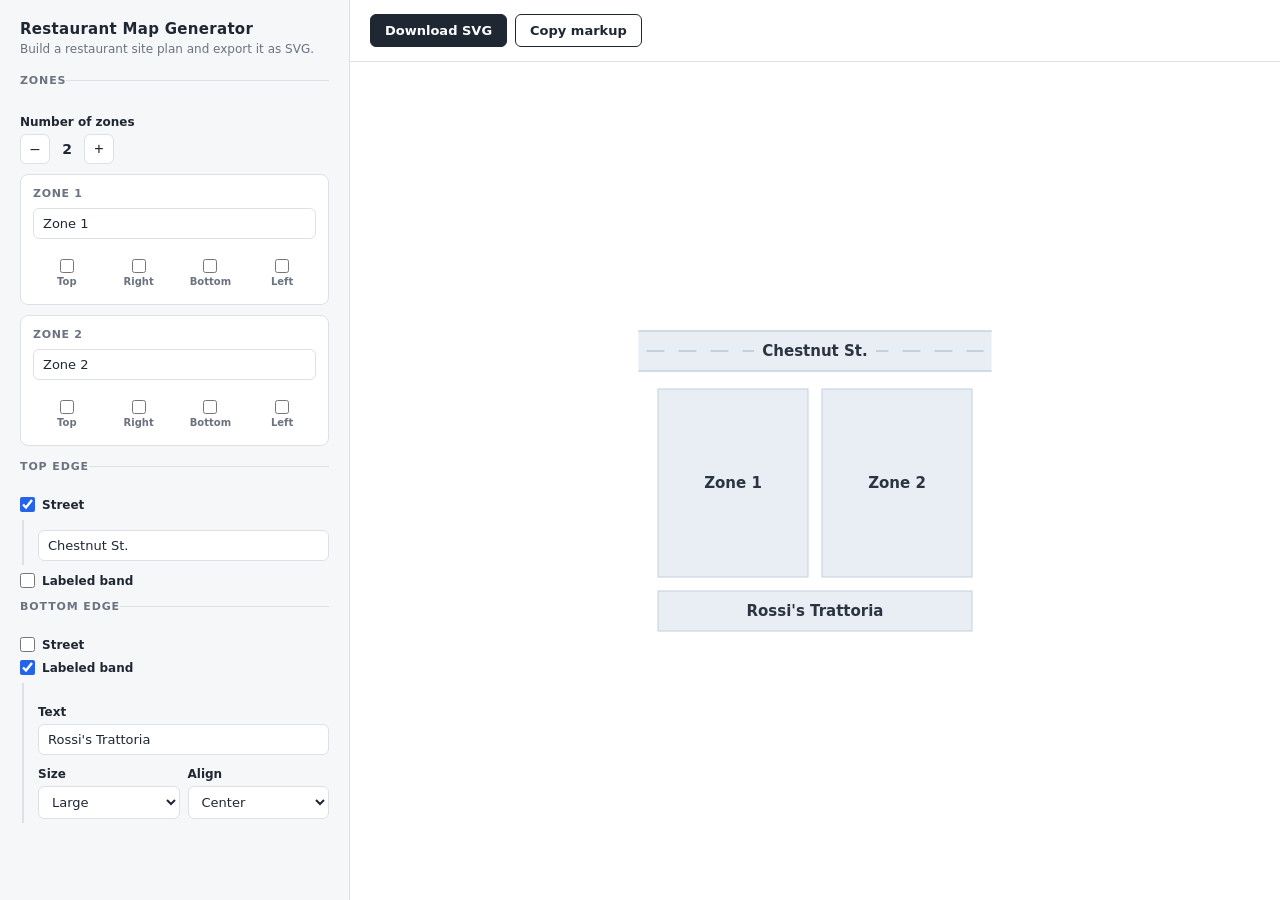
<file: index.html>
<!DOCTYPE html>
<html lang="en">
<head>
<meta charset="UTF-8">
<meta name="viewport" content="width=device-width, initial-scale=1.0">
<title>Restaurant Map Generator</title>
<style>
  :root {
    --ink: #1f2733;
    --accent: #2563eb;
    --panel: #f6f7f9;
    --panel-line: #dde1e7;
    --muted: #6b7280;
    --bg: #ffffff;
  }
  * { box-sizing: border-box; }
  body {
    margin: 0;
    font-family: ui-sans-serif, system-ui, -apple-system, "Segoe UI", Roboto, sans-serif;
    color: var(--ink);
    background: var(--bg);
    display: grid;
    grid-template-columns: 350px 1fr;
    height: 100vh;
  }
  .panel { background: var(--panel); border-right: 1px solid var(--panel-line); padding: 20px; overflow-y: auto; }
  .panel h1 { font-size: 15px; font-weight: 700; letter-spacing: 0.02em; margin: 0 0 4px; }
  .panel .sub { font-size: 12px; color: var(--muted); margin: 0 0 18px; }
  fieldset { border: none; border-top: 1px solid var(--panel-line); padding: 16px 0 4px; margin: 0; }
  legend { font-size: 11px; font-weight: 700; text-transform: uppercase; letter-spacing: 0.08em; color: var(--muted); padding: 0; }
  label { display: block; font-size: 12px; font-weight: 600; margin: 12px 0 5px; }
  input[type="text"], select {
    width: 100%; padding: 7px 9px; font-size: 13px; font-family: inherit;
    border: 1px solid var(--panel-line); border-radius: 6px; background: #fff; color: var(--ink);
  }
  input[type="text"]:focus, select:focus { outline: 2px solid var(--accent); outline-offset: -1px; border-color: var(--accent); }
  .row { display: flex; gap: 8px; }
  .row > * { flex: 1; }
  .check { display: flex; align-items: center; gap: 7px; font-size: 12px; font-weight: 600; margin: 8px 0; cursor: pointer; }
  .check input { width: 15px; height: 15px; accent-color: var(--accent); margin: 0; cursor: pointer; }
  .subgroup { padding: 10px 0 4px 14px; border-left: 2px solid var(--panel-line); margin: 4px 0 8px 2px; }
  .zonecard { background: #fff; border: 1px solid var(--panel-line); border-radius: 8px; padding: 12px; margin: 10px 0; }
  .zonecard .ztitle { font-size: 11px; font-weight: 700; text-transform: uppercase; letter-spacing: 0.06em; color: var(--muted); margin-bottom: 8px; }
  .walls { display: grid; grid-template-columns: repeat(4, 1fr); gap: 4px; margin-top: 8px; }
  .walls .wall { display: flex; flex-direction: column; align-items: center; gap: 3px; font-size: 10px; font-weight: 600; color: var(--muted); cursor: pointer; }
  .walls .wall input { width: 14px; height: 14px; accent-color: var(--accent); margin: 0; }
  .stepper { display: flex; align-items: center; gap: 8px; }
  .stepper button { width: 30px; height: 30px; border: 1px solid var(--panel-line); background: #fff; border-radius: 6px; font-size: 16px; cursor: pointer; color: var(--ink); }
  .stepper button:hover { background: var(--panel); }
  .stepper .count { font-size: 14px; font-weight: 700; min-width: 18px; text-align: center; }
  .stage { display: flex; flex-direction: column; height: 100vh; }
  .toolbar { display: flex; gap: 8px; padding: 14px 20px; border-bottom: 1px solid var(--panel-line); }
  .btn { padding: 8px 14px; font-size: 13px; font-weight: 600; font-family: inherit; border-radius: 6px; cursor: pointer; border: 1px solid var(--ink); background: var(--ink); color: #fff; }
  .btn.secondary { background: #fff; color: var(--ink); }
  .btn:hover { opacity: 0.88; }
  .canvas { flex: 1; display: flex; align-items: center; justify-content: center; padding: 32px; overflow: auto; background: #fff; }
  .canvas svg { max-width: 100%; max-height: 100%; }
  .toast { position: fixed; bottom: 20px; left: 50%; transform: translateX(-50%); background: var(--ink); color: #fff; font-size: 13px; padding: 9px 16px; border-radius: 8px; opacity: 0; transition: opacity 0.2s; pointer-events: none; }
  .toast.show { opacity: 1; }
</style>
</head>
<body>
<div class="panel">
  <h1>Restaurant Map Generator</h1>
  <p class="sub">Build a restaurant site plan and export it as SVG.</p>

  <fieldset>
    <legend>Zones</legend>
    <label>Number of zones</label>
    <div class="stepper">
      <button type="button" id="zoneMinus">–</button>
      <span class="count" id="zoneCount">2</span>
      <button type="button" id="zonePlus">+</button>
    </div>
    <div id="zoneList"></div>
  </fieldset>

  <fieldset>
    <legend>Top edge</legend>
    <label class="check"><input type="checkbox" id="topStreet"> Street</label>
    <div class="subgroup" id="topStreetGroup" hidden>
      <input type="text" id="topStreetName" placeholder="Street name">
    </div>
    <label class="check"><input type="checkbox" id="topBand"> Labeled band</label>
    <div class="subgroup" id="topBandGroup" hidden>
      <label>Text</label>
      <input type="text" id="topBandText" placeholder="e.g. Rossi's Trattoria or Entrance">
      <div class="row">
        <div>
          <label>Size</label>
          <select id="topBandSize">
            <option value="s">Small</option>
            <option value="m">Medium</option>
            <option value="l" selected>Large</option>
          </select>
        </div>
        <div>
          <label>Align</label>
          <select id="topBandAlign">
            <option value="start">Left</option>
            <option value="center" selected>Center</option>
            <option value="end">Right</option>
          </select>
        </div>
      </div>
    </div>
  </fieldset>

  <fieldset>
    <legend>Bottom edge</legend>
    <label class="check"><input type="checkbox" id="botStreet"> Street</label>
    <div class="subgroup" id="botStreetGroup" hidden>
      <input type="text" id="botStreetName" placeholder="Street name">
    </div>
    <label class="check"><input type="checkbox" id="botBand"> Labeled band</label>
    <div class="subgroup" id="botBandGroup" hidden>
      <label>Text</label>
      <input type="text" id="botBandText" placeholder="e.g. Rossi's Trattoria or Entrance">
      <div class="row">
        <div>
          <label>Size</label>
          <select id="botBandSize">
            <option value="s">Small</option>
            <option value="m">Medium</option>
            <option value="l" selected>Large</option>
          </select>
        </div>
        <div>
          <label>Align</label>
          <select id="botBandAlign">
            <option value="start">Left</option>
            <option value="center" selected>Center</option>
            <option value="end">Right</option>
          </select>
        </div>
      </div>
    </div>
  </fieldset>
</div>

<div class="stage">
  <div class="toolbar">
    <button class="btn" id="downloadBtn">Download SVG</button>
    <button class="btn secondary" id="copyBtn">Copy markup</button>
  </div>
  <div class="canvas" id="canvas"></div>
</div>

<div class="toast" id="toast"></div>

<script>
const MAX_ZONES = 4;
const state = {
  zoneCount: 2,
  zones: Array.from({length: 4}, (_, i) => ({
    label: "Zone " + (i+1),
    walls: { top: false, right: false, bottom: false, left: false }
  })),
};

// ---------- Zone list UI ----------
const zoneList = document.getElementById("zoneList");
function renderZoneList() {
  zoneList.innerHTML = "";
  for (let i = 0; i < state.zoneCount; i++) {
    const z = state.zones[i];
    const card = document.createElement("div");
    card.className = "zonecard";
    card.innerHTML = `
      <div class="ztitle">Zone ${i + 1}</div>
      <input type="text" data-zone="${i}" class="zlabel" value="${escAttr(z.label)}" placeholder="Zone label">
      <div class="walls">
        ${["top","right","bottom","left"].map(side => `
          <label class="wall">
            <input type="checkbox" data-zone="${i}" data-side="${side}" ${z.walls[side] ? "checked" : ""}>
            ${side[0].toUpperCase()+side.slice(1)}
          </label>`).join("")}
      </div>`;
    zoneList.appendChild(card);
  }
  zoneList.querySelectorAll(".zlabel").forEach(inp => {
    inp.addEventListener("input", e => { state.zones[+e.target.dataset.zone].label = e.target.value; render(); });
  });
  zoneList.querySelectorAll(".walls input").forEach(inp => {
    inp.addEventListener("change", e => {
      state.zones[+e.target.dataset.zone].walls[e.target.dataset.side] = e.target.checked;
      render();
    });
  });
}
document.getElementById("zonePlus").addEventListener("click", () => {
  if (state.zoneCount < MAX_ZONES) { state.zoneCount++; document.getElementById("zoneCount").textContent = state.zoneCount; renderZoneList(); render(); }
});
document.getElementById("zoneMinus").addEventListener("click", () => {
  if (state.zoneCount > 1) { state.zoneCount--; document.getElementById("zoneCount").textContent = state.zoneCount; renderZoneList(); render(); }
});

// ---------- Edge controls ----------
function bindToggle(checkId, groupId) {
  const cb = document.getElementById(checkId);
  const grp = document.getElementById(groupId);
  cb.addEventListener("change", () => { grp.hidden = !cb.checked; render(); });
}
["topStreet","topBand","botStreet","botBand"].forEach(id => bindToggle(id, id+"Group"));
document.querySelectorAll('.panel input[type="text"], .panel select').forEach(el => el.addEventListener("input", render));

function readEdge(p) {
  return {
    street: document.getElementById(p+"Street").checked,
    streetName: document.getElementById(p+"StreetName").value.trim(),
    band: document.getElementById(p+"Band").checked,
    bandText: document.getElementById(p+"BandText").value.trim(),
    bandSize: document.getElementById(p+"BandSize").value,
    bandAlign: document.getElementById(p+"BandAlign").value,
  };
}

// ---------- Geometry ----------
const G = {
  pad: 28,
  zoneW: 150,
  zoneH: 188,
  gutter: 14,        // whitespace between all cards
  bandH: 40,
  roadH: 40,
  roadGap: 18,       // gap between road and nearest card
  radius: 9,
};

function bandWidth(size, totalW) {
  if (size === "s") return Math.min(150, totalW);
  if (size === "m") return totalW * 0.55;
  return totalW;
}

function buildSVG() {
  const g = G;
  const top = readEdge("top");
  const bot = readEdge("bot");
  const n = state.zoneCount;
  const zones = state.zones.slice(0, n);

  const rowW = n * g.zoneW + (n - 1) * g.gutter;

  // vertical stack heights
  const topStreetBlk = top.street ? g.roadH + g.roadGap : 0;
  const topBandBlk   = top.band   ? g.bandH + g.gutter  : 0;
  const botBandBlk   = bot.band   ? g.gutter + g.bandH  : 0;
  const botStreetBlk = bot.street ? g.roadGap + g.roadH : 0;
  const topStack = topStreetBlk + topBandBlk;
  const botStack = botBandBlk + botStreetBlk;

  const svgW = rowW + g.pad * 2;
  const svgH = topStack + g.zoneH + botStack + g.pad * 2;
  const x0 = g.pad;
  const yZones = g.pad + topStack;

  const S = [];

  // ----- Zone cards (square) -----
  for (let i = 0; i < n; i++) {
    const zx = x0 + i * (g.zoneW + g.gutter);
    S.push(`<rect x="${zx}" y="${yZones}" width="${g.zoneW}" height="${g.zoneH}" class="zone"/>`);
  }
  // ----- Walls on card edges (square, full-length) -----
  for (let i = 0; i < n; i++) {
    const zx = x0 + i * (g.zoneW + g.gutter);
    const w = zones[i].walls;
    const L = zx, R = zx + g.zoneW, T = yZones, B = yZones + g.zoneH;
    if (w.top)    S.push(`<line x1="${L}" y1="${T}" x2="${R}" y2="${T}" class="wall"/>`);
    if (w.bottom) S.push(`<line x1="${L}" y1="${B}" x2="${R}" y2="${B}" class="wall"/>`);
    if (w.left)   S.push(`<line x1="${L}" y1="${T}" x2="${L}" y2="${B}" class="wall"/>`);
    if (w.right)  S.push(`<line x1="${R}" y1="${T}" x2="${R}" y2="${B}" class="wall"/>`);
  }
  // ----- Zone labels -----
  for (let i = 0; i < n; i++) {
    const zx = x0 + i * (g.zoneW + g.gutter);
    S.push(`<text x="${zx + g.zoneW/2}" y="${yZones + g.zoneH/2}" class="zlab" text-anchor="middle" dominant-baseline="central">${esc(zones[i].label)}</text>`);
  }

  // ----- Band card -----
  function drawBand(edge, bandY) {
    if (!edge.band) return;
    const bw = bandWidth(edge.bandSize, rowW);
    let bx;
    if (edge.bandAlign === "start") bx = x0;
    else if (edge.bandAlign === "end") bx = x0 + rowW - bw;
    else bx = x0 + (rowW - bw) / 2;
    S.push(`<rect x="${bx}" y="${bandY}" width="${bw}" height="${g.bandH}" class="band"/>`);
    if (edge.bandText) {
      const big = (edge.bandSize !== "s");
      S.push(`<text x="${bx + bw/2}" y="${bandY + g.bandH/2}" class="bandlab ${big ? 'big':'small'}" text-anchor="middle" dominant-baseline="central">${esc(edge.bandText)}</text>`);
    }
  }

  // ----- Road -----
  function drawRoad(edge, roadY) {
    if (!edge.street) return;
    const rx = g.pad * 0.3, rw = svgW - g.pad * 0.6, rh = g.roadH;
    const cy = roadY + rh/2;
    S.push(`<rect x="${rx}" y="${roadY}" width="${rw}" height="${rh}" class="road"/>`);
    S.push(`<line x1="${rx}" y1="${roadY}" x2="${rx+rw}" y2="${roadY}" class="road-edge"/>`);
    S.push(`<line x1="${rx}" y1="${roadY+rh}" x2="${rx+rw}" y2="${roadY+rh}" class="road-edge"/>`);
    S.push(`<line x1="${rx+8}" y1="${cy}" x2="${rx+rw-8}" y2="${cy}" class="road-center"/>`);
    if (edge.streetName) {
      const w = edge.streetName.length * 8 + 26;
      S.push(`<rect x="${svgW/2 - w/2}" y="${cy - 13}" width="${w}" height="26" class="road-plate"/>`);
      S.push(`<text x="${svgW/2}" y="${cy}" class="streetlab" text-anchor="middle" dominant-baseline="central">${esc(edge.streetName)}</text>`);
    }
  }

  // ----- Vertical placement (top-down) -----
  let y = g.pad;
  if (top.street) { drawRoad(top, y); y += g.roadH + g.roadGap; }
  if (top.band)   { drawBand(top, y); y += g.bandH + g.gutter; }
  // zones occupy [yZones, yZones+zoneH]
  y = yZones + g.zoneH;
  if (bot.band)   { y += g.gutter; drawBand(bot, y); y += g.bandH; }
  if (bot.street) { y += g.roadGap; drawRoad(bot, y); }

  const defs = `
    <defs>
      <style>
        text { font-family: ui-sans-serif, system-ui, -apple-system, "Segoe UI", Roboto, sans-serif; fill:#2b3442; }
        .zone { fill:#e9eef4; stroke:#c3d0e0; stroke-width:1; }
        .zlab { font-size:15px; font-weight:700; }
        .wall { stroke:#2b3442; stroke-width:4; stroke-linecap:square; fill:none; }
        .band { fill:#e9eef4; stroke:#c3d0e0; stroke-width:1; }
        .bandlab { fill:#2b3442; font-weight:700; }
        .bandlab.big { font-size:15px; }
        .bandlab.small { font-size:13px; }
        .road { fill:#e9eef4; }
        .road-edge { stroke:#c3d0e0; stroke-width:1.5; }
        .road-center { stroke:#c3d0e0; stroke-width:2; stroke-dasharray:18 14; stroke-linecap:butt; }
        .road-plate { fill:#e9eef4; }
        .streetlab { font-size:15px; font-weight:700; }
      </style>
    </defs>`;

  return `<svg xmlns="http://www.w3.org/2000/svg" viewBox="0 0 ${svgW} ${svgH}" width="${svgW}" height="${svgH}">${defs}<rect x="0" y="0" width="${svgW}" height="${svgH}" fill="#ffffff"/>${S.join("")}</svg>`;
}

// ---------- Render / export ----------
const canvas = document.getElementById("canvas");
let currentSVG = "";
function render() { currentSVG = buildSVG(); canvas.innerHTML = currentSVG; }

document.getElementById("downloadBtn").addEventListener("click", () => {
  const blob = new Blob([currentSVG], { type: "image/svg+xml" });
  const url = URL.createObjectURL(blob);
  const a = document.createElement("a"); a.href = url; a.download = "site-plan.svg";
  document.body.appendChild(a); a.click(); a.remove(); URL.revokeObjectURL(url);
  showToast("Downloaded site-plan.svg");
});
document.getElementById("copyBtn").addEventListener("click", async () => {
  try { await navigator.clipboard.writeText(currentSVG); showToast("SVG markup copied"); }
  catch { showToast("Copy failed — select and copy manually"); }
});

// ---------- Utils ----------
function esc(s){ return String(s).replace(/[&<>]/g, c => ({"&":"&amp;","<":"&lt;",">":"&gt;"}[c])); }
function escAttr(s){ return String(s).replace(/"/g,"&quot;"); }
let toastTimer;
function showToast(m){ const t=document.getElementById("toast"); t.textContent=m; t.classList.add("show"); clearTimeout(toastTimer); toastTimer=setTimeout(()=>t.classList.remove("show"),1800); }

// ---------- Seed ----------
document.getElementById("topStreet").checked = true;
document.getElementById("topStreetGroup").hidden = false;
document.getElementById("topStreetName").value = "Chestnut St.";
document.getElementById("botBand").checked = true;
document.getElementById("botBandGroup").hidden = false;
document.getElementById("botBandText").value = "Rossi's Trattoria";

renderZoneList();
render();
</script>
</body>
</html>
</file>
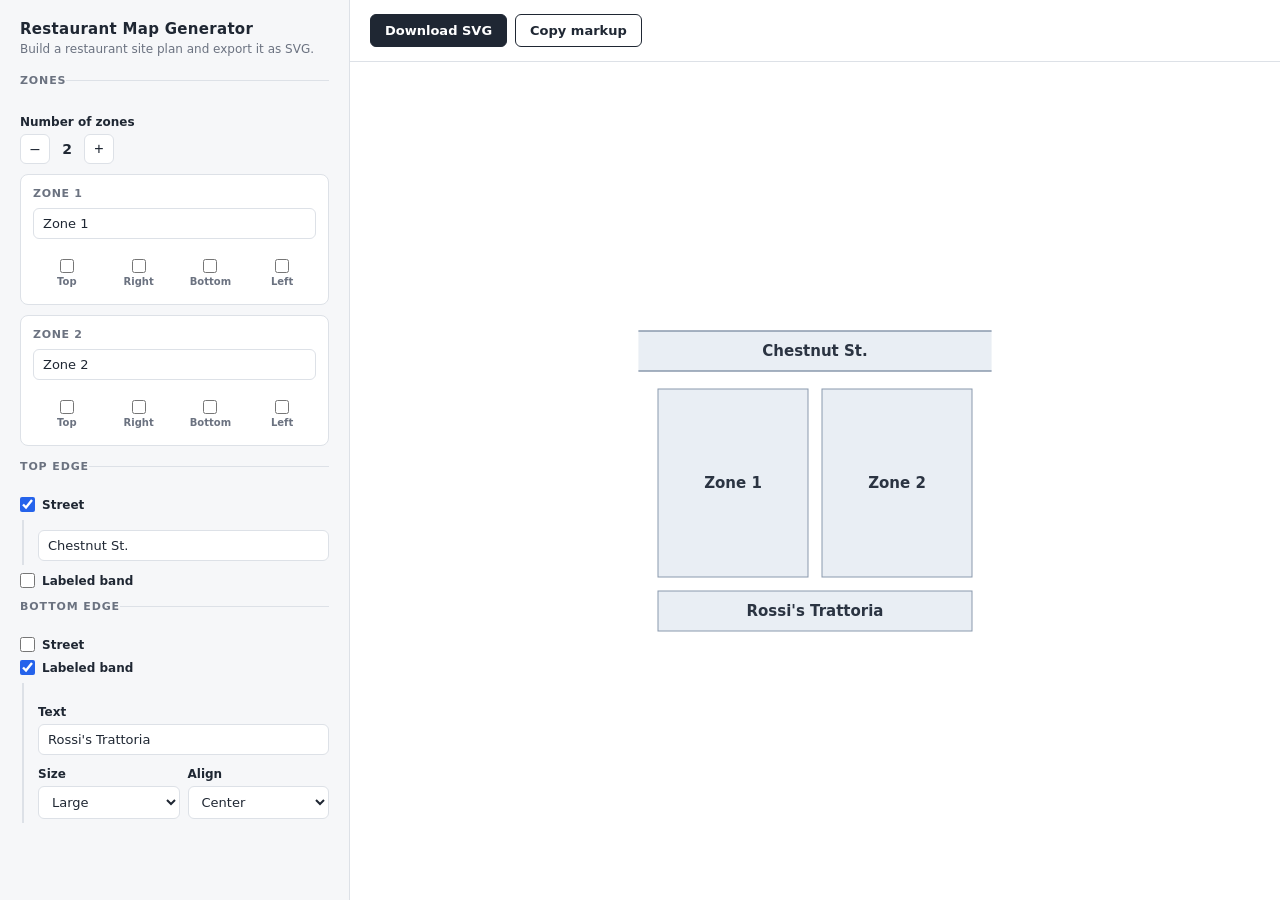
<file: map-generator/index.html>
<!DOCTYPE html>
<html lang="en">
<head>
<meta charset="UTF-8">
<meta name="viewport" content="width=device-width, initial-scale=1.0">
<title>Restaurant Map Generator</title>
<style>
  :root {
    --ink: #1f2733;
    --accent: #2563eb;
    --panel: #f6f7f9;
    --panel-line: #dde1e7;
    --muted: #6b7280;
    --bg: #ffffff;
  }
  * { box-sizing: border-box; }
  body {
    margin: 0;
    font-family: ui-sans-serif, system-ui, -apple-system, "Segoe UI", Roboto, sans-serif;
    color: var(--ink);
    background: var(--bg);
    display: grid;
    grid-template-columns: 350px 1fr;
    height: 100vh;
  }
  .panel { background: var(--panel); border-right: 1px solid var(--panel-line); padding: 20px; overflow-y: auto; }
  .panel h1 { font-size: 15px; font-weight: 700; letter-spacing: 0.02em; margin: 0 0 4px; }
  .panel .sub { font-size: 12px; color: var(--muted); margin: 0 0 18px; }
  fieldset { border: none; border-top: 1px solid var(--panel-line); padding: 16px 0 4px; margin: 0; }
  legend { font-size: 11px; font-weight: 700; text-transform: uppercase; letter-spacing: 0.08em; color: var(--muted); padding: 0; }
  label { display: block; font-size: 12px; font-weight: 600; margin: 12px 0 5px; }
  input[type="text"], select {
    width: 100%; padding: 7px 9px; font-size: 13px; font-family: inherit;
    border: 1px solid var(--panel-line); border-radius: 6px; background: #fff; color: var(--ink);
  }
  input[type="text"]:focus, select:focus { outline: 2px solid var(--accent); outline-offset: -1px; border-color: var(--accent); }
  .row { display: flex; gap: 8px; }
  .row > * { flex: 1; }
  .check { display: flex; align-items: center; gap: 7px; font-size: 12px; font-weight: 600; margin: 8px 0; cursor: pointer; }
  .check input { width: 15px; height: 15px; accent-color: var(--accent); margin: 0; cursor: pointer; }
  .subgroup { padding: 10px 0 4px 14px; border-left: 2px solid var(--panel-line); margin: 4px 0 8px 2px; }
  .zonecard { background: #fff; border: 1px solid var(--panel-line); border-radius: 8px; padding: 12px; margin: 10px 0; }
  .zonecard .ztitle { font-size: 11px; font-weight: 700; text-transform: uppercase; letter-spacing: 0.06em; color: var(--muted); margin-bottom: 8px; }
  .walls { display: grid; grid-template-columns: repeat(4, 1fr); gap: 4px; margin-top: 8px; }
  .walls .wall { display: flex; flex-direction: column; align-items: center; gap: 3px; font-size: 10px; font-weight: 600; color: var(--muted); cursor: pointer; }
  .walls .wall input { width: 14px; height: 14px; accent-color: var(--accent); margin: 0; }
  .stepper { display: flex; align-items: center; gap: 8px; }
  .stepper button { width: 30px; height: 30px; border: 1px solid var(--panel-line); background: #fff; border-radius: 6px; font-size: 16px; cursor: pointer; color: var(--ink); }
  .stepper button:hover { background: var(--panel); }
  .stepper .count { font-size: 14px; font-weight: 700; min-width: 18px; text-align: center; }
  .stage { display: flex; flex-direction: column; height: 100vh; }
  .toolbar { display: flex; gap: 8px; padding: 14px 20px; border-bottom: 1px solid var(--panel-line); }
  .btn { padding: 8px 14px; font-size: 13px; font-weight: 600; font-family: inherit; border-radius: 6px; cursor: pointer; border: 1px solid var(--ink); background: var(--ink); color: #fff; }
  .btn.secondary { background: #fff; color: var(--ink); }
  .btn:hover { opacity: 0.88; }
  .canvas { flex: 1; display: flex; align-items: center; justify-content: center; padding: 32px; overflow: auto; background: #fff; }
  .canvas svg { max-width: 100%; max-height: 100%; }
  .toast { position: fixed; bottom: 20px; left: 50%; transform: translateX(-50%); background: var(--ink); color: #fff; font-size: 13px; padding: 9px 16px; border-radius: 8px; opacity: 0; transition: opacity 0.2s; pointer-events: none; }
  .toast.show { opacity: 1; }
</style>
</head>
<body>
<div class="panel">
  <h1>Restaurant Map Generator</h1>
  <p class="sub">Build a restaurant site plan and export it as SVG.</p>

  <fieldset>
    <legend>Zones</legend>
    <label>Number of zones</label>
    <div class="stepper">
      <button type="button" id="zoneMinus">–</button>
      <span class="count" id="zoneCount">2</span>
      <button type="button" id="zonePlus">+</button>
    </div>
    <div id="zoneList"></div>
  </fieldset>

  <fieldset>
    <legend>Top edge</legend>
    <label class="check"><input type="checkbox" id="topStreet"> Street</label>
    <div class="subgroup" id="topStreetGroup" hidden>
      <input type="text" id="topStreetName" placeholder="Street name">
    </div>
    <label class="check"><input type="checkbox" id="topBand"> Labeled band</label>
    <div class="subgroup" id="topBandGroup" hidden>
      <label>Text</label>
      <input type="text" id="topBandText" placeholder="e.g. Rossi's Trattoria or Entrance">
      <div class="row">
        <div>
          <label>Size</label>
          <select id="topBandSize">
            <option value="s">Small</option>
            <option value="m">Medium</option>
            <option value="l" selected>Large</option>
          </select>
        </div>
        <div>
          <label>Align</label>
          <select id="topBandAlign">
            <option value="start">Left</option>
            <option value="center" selected>Center</option>
            <option value="end">Right</option>
          </select>
        </div>
      </div>
    </div>
  </fieldset>

  <fieldset>
    <legend>Bottom edge</legend>
    <label class="check"><input type="checkbox" id="botStreet"> Street</label>
    <div class="subgroup" id="botStreetGroup" hidden>
      <input type="text" id="botStreetName" placeholder="Street name">
    </div>
    <label class="check"><input type="checkbox" id="botBand"> Labeled band</label>
    <div class="subgroup" id="botBandGroup" hidden>
      <label>Text</label>
      <input type="text" id="botBandText" placeholder="e.g. Rossi's Trattoria or Entrance">
      <div class="row">
        <div>
          <label>Size</label>
          <select id="botBandSize">
            <option value="s">Small</option>
            <option value="m">Medium</option>
            <option value="l" selected>Large</option>
          </select>
        </div>
        <div>
          <label>Align</label>
          <select id="botBandAlign">
            <option value="start">Left</option>
            <option value="center" selected>Center</option>
            <option value="end">Right</option>
          </select>
        </div>
      </div>
    </div>
  </fieldset>
</div>

<div class="stage">
  <div class="toolbar">
    <button class="btn" id="downloadBtn">Download SVG</button>
    <button class="btn secondary" id="copyBtn">Copy markup</button>
  </div>
  <div class="canvas" id="canvas"></div>
</div>

<div class="toast" id="toast"></div>

<script>
const MAX_ZONES = 4;
const state = {
  zoneCount: 2,
  zones: Array.from({length: 4}, (_, i) => ({
    label: "Zone " + (i+1),
    walls: { top: false, right: false, bottom: false, left: false }
  })),
};

// ---------- Zone list UI ----------
const zoneList = document.getElementById("zoneList");
function renderZoneList() {
  zoneList.innerHTML = "";
  for (let i = 0; i < state.zoneCount; i++) {
    const z = state.zones[i];
    const card = document.createElement("div");
    card.className = "zonecard";
    card.innerHTML = `
      <div class="ztitle">Zone ${i + 1}</div>
      <input type="text" data-zone="${i}" class="zlabel" value="${escAttr(z.label)}" placeholder="Zone label">
      <div class="walls">
        ${["top","right","bottom","left"].map(side => `
          <label class="wall">
            <input type="checkbox" data-zone="${i}" data-side="${side}" ${z.walls[side] ? "checked" : ""}>
            ${side[0].toUpperCase()+side.slice(1)}
          </label>`).join("")}
      </div>`;
    zoneList.appendChild(card);
  }
  zoneList.querySelectorAll(".zlabel").forEach(inp => {
    inp.addEventListener("input", e => { state.zones[+e.target.dataset.zone].label = e.target.value; render(); });
  });
  zoneList.querySelectorAll(".walls input").forEach(inp => {
    inp.addEventListener("change", e => {
      state.zones[+e.target.dataset.zone].walls[e.target.dataset.side] = e.target.checked;
      render();
    });
  });
}
document.getElementById("zonePlus").addEventListener("click", () => {
  if (state.zoneCount < MAX_ZONES) { state.zoneCount++; document.getElementById("zoneCount").textContent = state.zoneCount; renderZoneList(); render(); }
});
document.getElementById("zoneMinus").addEventListener("click", () => {
  if (state.zoneCount > 1) { state.zoneCount--; document.getElementById("zoneCount").textContent = state.zoneCount; renderZoneList(); render(); }
});

// ---------- Edge controls ----------
function bindToggle(checkId, groupId) {
  const cb = document.getElementById(checkId);
  const grp = document.getElementById(groupId);
  cb.addEventListener("change", () => { grp.hidden = !cb.checked; render(); });
}
["topStreet","topBand","botStreet","botBand"].forEach(id => bindToggle(id, id+"Group"));
document.querySelectorAll('.panel input[type="text"], .panel select').forEach(el => el.addEventListener("input", render));

function readEdge(p) {
  return {
    street: document.getElementById(p+"Street").checked,
    streetName: document.getElementById(p+"StreetName").value.trim(),
    band: document.getElementById(p+"Band").checked,
    bandText: document.getElementById(p+"BandText").value.trim(),
    bandSize: document.getElementById(p+"BandSize").value,
    bandAlign: document.getElementById(p+"BandAlign").value,
  };
}

// ---------- Geometry ----------
const G = {
  pad: 28,
  zoneW: 150,
  zoneH: 188,
  gutter: 14,        // whitespace between all cards
  bandH: 40,
  roadH: 40,
  roadGap: 18,       // gap between road and nearest card
  radius: 9,
};

function bandWidth(size, totalW) {
  if (size === "s") return Math.min(150, totalW);
  if (size === "m") return totalW * 0.55;
  return totalW;
}

function buildSVG() {
  const g = G;
  const top = readEdge("top");
  const bot = readEdge("bot");
  const n = state.zoneCount;
  const zones = state.zones.slice(0, n);

  const rowW = n * g.zoneW + (n - 1) * g.gutter;

  // vertical stack heights
  const topStreetBlk = top.street ? g.roadH + g.roadGap : 0;
  const topBandBlk   = top.band   ? g.bandH + g.gutter  : 0;
  const botBandBlk   = bot.band   ? g.gutter + g.bandH  : 0;
  const botStreetBlk = bot.street ? g.roadGap + g.roadH : 0;
  const topStack = topStreetBlk + topBandBlk;
  const botStack = botBandBlk + botStreetBlk;

  const svgW = rowW + g.pad * 2;
  const svgH = topStack + g.zoneH + botStack + g.pad * 2;
  const x0 = g.pad;
  const yZones = g.pad + topStack;

  const S = [];

  // ----- Zone cards (square) -----
  for (let i = 0; i < n; i++) {
    const zx = x0 + i * (g.zoneW + g.gutter);
    S.push(`<rect x="${zx}" y="${yZones}" width="${g.zoneW}" height="${g.zoneH}" class="zone"/>`);
  }
  // ----- Walls on card edges (square, full-length) -----
  for (let i = 0; i < n; i++) {
    const zx = x0 + i * (g.zoneW + g.gutter);
    const w = zones[i].walls;
    const L = zx, R = zx + g.zoneW, T = yZones, B = yZones + g.zoneH;
    if (w.top)    S.push(`<line x1="${L}" y1="${T}" x2="${R}" y2="${T}" class="wall"/>`);
    if (w.bottom) S.push(`<line x1="${L}" y1="${B}" x2="${R}" y2="${B}" class="wall"/>`);
    if (w.left)   S.push(`<line x1="${L}" y1="${T}" x2="${L}" y2="${B}" class="wall"/>`);
    if (w.right)  S.push(`<line x1="${R}" y1="${T}" x2="${R}" y2="${B}" class="wall"/>`);
  }
  // ----- Zone labels -----
  for (let i = 0; i < n; i++) {
    const zx = x0 + i * (g.zoneW + g.gutter);
    S.push(`<text x="${zx + g.zoneW/2}" y="${yZones + g.zoneH/2}" class="zlab" text-anchor="middle" dominant-baseline="central">${esc(zones[i].label)}</text>`);
  }

  // ----- Band card -----
  function drawBand(edge, bandY) {
    if (!edge.band) return;
    const bw = bandWidth(edge.bandSize, rowW);
    let bx;
    if (edge.bandAlign === "start") bx = x0;
    else if (edge.bandAlign === "end") bx = x0 + rowW - bw;
    else bx = x0 + (rowW - bw) / 2;
    S.push(`<rect x="${bx}" y="${bandY}" width="${bw}" height="${g.bandH}" class="band"/>`);
    if (edge.bandText) {
      const big = (edge.bandSize !== "s");
      S.push(`<text x="${bx + bw/2}" y="${bandY + g.bandH/2}" class="bandlab ${big ? 'big':'small'}" text-anchor="middle" dominant-baseline="central">${esc(edge.bandText)}</text>`);
    }
  }

  // ----- Road -----
  function drawRoad(edge, roadY) {
    if (!edge.street) return;
    const rx = g.pad * 0.3, rw = svgW - g.pad * 0.6, rh = g.roadH;
    const cy = roadY + rh/2;
    S.push(`<rect x="${rx}" y="${roadY}" width="${rw}" height="${rh}" class="road"/>`);
    S.push(`<line x1="${rx}" y1="${roadY}" x2="${rx+rw}" y2="${roadY}" class="road-edge"/>`);
    S.push(`<line x1="${rx}" y1="${roadY+rh}" x2="${rx+rw}" y2="${roadY+rh}" class="road-edge"/>`);
    if (edge.streetName) {
      const w = edge.streetName.length * 8 + 26;
      S.push(`<rect x="${svgW/2 - w/2}" y="${cy - 13}" width="${w}" height="26" class="road-plate"/>`);
      S.push(`<text x="${svgW/2}" y="${cy}" class="streetlab" text-anchor="middle" dominant-baseline="central">${esc(edge.streetName)}</text>`);
    }
  }

  // ----- Vertical placement (top-down) -----
  let y = g.pad;
  if (top.street) { drawRoad(top, y); y += g.roadH + g.roadGap; }
  if (top.band)   { drawBand(top, y); y += g.bandH + g.gutter; }
  // zones occupy [yZones, yZones+zoneH]
  y = yZones + g.zoneH;
  if (bot.band)   { y += g.gutter; drawBand(bot, y); y += g.bandH; }
  if (bot.street) { y += g.roadGap; drawRoad(bot, y); }

  const defs = `
    <defs>
      <style>
        text { font-family: ui-sans-serif, system-ui, -apple-system, "Segoe UI", Roboto, sans-serif; fill:#2b3442; }
        .zone { fill:#e9eef4; stroke:#8a99ad; stroke-width:1; }
        .zlab { font-size:15px; font-weight:700; }
        .wall { stroke:#2b3442; stroke-width:4; stroke-linecap:square; fill:none; }
        .band { fill:#e9eef4; stroke:#8a99ad; stroke-width:1; }
        .bandlab { fill:#2b3442; font-weight:700; }
        .bandlab.big { font-size:15px; }
        .bandlab.small { font-size:13px; }
        .road { fill:#e9eef4; }
        .road-edge { stroke:#8a99ad; stroke-width:1.5; }
        .road-plate { fill:#e9eef4; }
        .streetlab { font-size:15px; font-weight:700; }
      </style>
    </defs>`;

  return `<svg xmlns="http://www.w3.org/2000/svg" viewBox="0 0 ${svgW} ${svgH}" width="${svgW}" height="${svgH}">${defs}${S.join("")}</svg>`;
}

// ---------- Render / export ----------
const canvas = document.getElementById("canvas");
let currentSVG = "";
function render() { currentSVG = buildSVG(); canvas.innerHTML = currentSVG; }

document.getElementById("downloadBtn").addEventListener("click", () => {
  const blob = new Blob([currentSVG], { type: "image/svg+xml" });
  const url = URL.createObjectURL(blob);
  const a = document.createElement("a"); a.href = url; a.download = "site-plan.svg";
  document.body.appendChild(a); a.click(); a.remove(); URL.revokeObjectURL(url);
  showToast("Downloaded site-plan.svg");
});
document.getElementById("copyBtn").addEventListener("click", async () => {
  try { await navigator.clipboard.writeText(currentSVG); showToast("SVG markup copied"); }
  catch { showToast("Copy failed — select and copy manually"); }
});

// ---------- Utils ----------
function esc(s){ return String(s).replace(/[&<>]/g, c => ({"&":"&amp;","<":"&lt;",">":"&gt;"}[c])); }
function escAttr(s){ return String(s).replace(/"/g,"&quot;"); }
let toastTimer;
function showToast(m){ const t=document.getElementById("toast"); t.textContent=m; t.classList.add("show"); clearTimeout(toastTimer); toastTimer=setTimeout(()=>t.classList.remove("show"),1800); }

// ---------- Seed ----------
document.getElementById("topStreet").checked = true;
document.getElementById("topStreetGroup").hidden = false;
document.getElementById("topStreetName").value = "Chestnut St.";
document.getElementById("botBand").checked = true;
document.getElementById("botBandGroup").hidden = false;
document.getElementById("botBandText").value = "Rossi's Trattoria";

renderZoneList();
render();
</script>
</body>
</html>
</file>
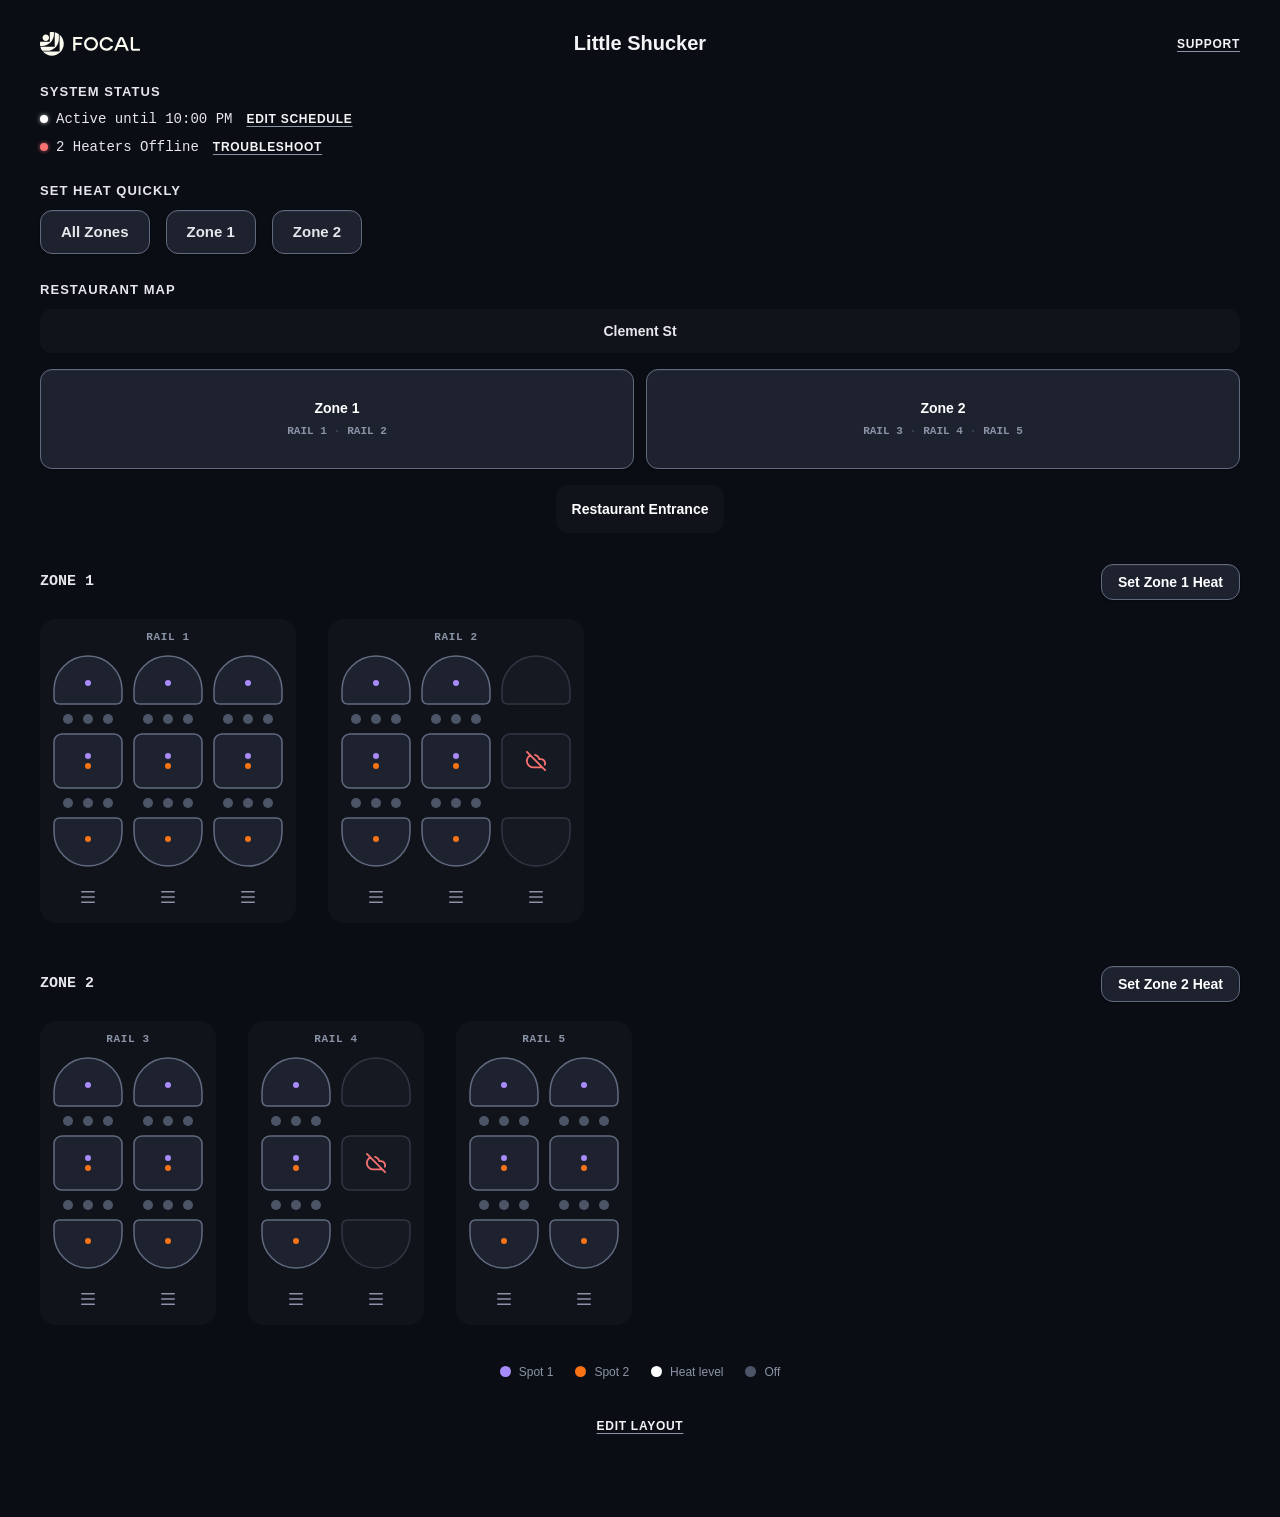
<file: focal-control-dashboard-prototype.html>
<!DOCTYPE html>
<html lang="en">
<head>
<meta charset="UTF-8">
<meta name="viewport" content="width=device-width, initial-scale=1.0">
<title>Focal Control Dashboard — Waitstaff Prototype</title>
<link rel="stylesheet" href="focal-shared.css">
<style>
  /* Header */
  .header-top { display: grid; grid-template-columns: 1fr auto 1fr; align-items: center; gap: var(--space-3); width: 100%; }
  .logo { display: flex; align-items: center; justify-self: start; }
  .logo svg { width: 100px; height: auto; }
  .restaurant-name { justify-self: center; }
  .support-link { justify-self: end; }

  /* Status section — same left-aligned label + row pattern as Quick Controls / Restaurant Map. */
  .status-row { display: flex; flex-direction: column; gap: var(--space-3); align-items: flex-start; }

  /* Troubleshoot link only renders once heaters are actually offline — nothing to click when healthy. */
  #troubleshootLink { display: none; }
  #troubleshootLink.visible { display: inline-flex; }

  /* Quick controls */
  .quick-controls .buttons-row { display: flex; gap: var(--space-4); flex-wrap: wrap; }
  .zone-select-card .label { font-size: 15px; font-weight: 600; color: var(--title-dim); white-space: nowrap; }

  /* Map — no outer panel/frame; the individual zone/street/entrance boxes below carry the visual weight instead,
     so the map conserves horizontal space and doesn't need its own bordered container. */
  .map-canvas { --fade-color: var(--page); }
  .map-canvas.scroll-region::before, .map-canvas.scroll-region::after { top: 0; bottom: 0; }
  .map-canvas-scroll {
    display: flex; flex-direction: column; align-items: center; gap: var(--space-4);
    overflow-x: auto;
  }
  /* Non-clickable map landmarks (street, entrance) get the same borderless "shelf" treatment as the rail
     groups below — no stroke — so they read as background context, distinct from the bordered, clickable
     zone cards next to them. */
  .street-bar {
    width: 100%; height: 44px; display: flex; align-items: center; justify-content: center;
    font-size: 14px; font-weight: 700; color: var(--title-dim);
  }
  /* The map is a spatial diagram: zones never wrap. They shrink to fit the viewport instead of forcing a scroll. */
  .map-zones { display: flex; gap: var(--space-3); width: 100%; flex-wrap: nowrap; }
  .map-zone-card {
    flex: 1; min-width: 0; height: 100px; display: flex; flex-direction: column; align-items: center; justify-content: center; gap: var(--space-2);
    font-family: inherit;
  }
  .map-zone-card .rail-labels {
    display: flex; align-items: center; gap: 6px; font-size: 11px; font-weight: 600; color: var(--sub);
    font-family: var(--font-mono); text-transform: uppercase;
    max-width: 100%; overflow: hidden; white-space: nowrap; text-overflow: ellipsis;
  }
  .map-zone-card .rail-labels .sep { color: var(--card-border); font-size: 14px; line-height: 1; }
  .map-entrance {
    padding: var(--space-4); font-size: 14px; font-weight: 700; color: #fff; white-space: nowrap;
  }

  /* Zone sections — no outer card/frame; the heater rail "shelf" backgrounds carry the visual grouping instead. */
  .zone-section {
    scroll-margin-top: var(--space-6);
  }
  .zone-section + .zone-section { margin-top: var(--space-2); }

  /* Heater rails mirror physical hardware layout, left-to-right — they must never wrap or shrink.
     On narrow viewports the row scrolls horizontally instead, keeping every rail at full, tappable size. */
  .scroll-region { position: relative; --fade-color: var(--card); }
  .scroll-region::before, .scroll-region::after {
    content: ""; position: absolute; top: 0; bottom: 0; width: var(--space-8); pointer-events: none;
    z-index: 5; opacity: 0; transition: opacity 0.15s ease;
  }
  .scroll-region::before { left: 0; background: linear-gradient(to right, var(--fade-color), transparent); }
  .scroll-region::after { right: 0; background: linear-gradient(to left, var(--fade-color), transparent); }
  .scroll-region.can-scroll-start::before { opacity: 1; }
  .scroll-region.can-scroll-end::after { opacity: 1; }
  .scroll-region .scroll-hint {
    position: absolute; top: 50%; transform: translateY(-50%);
    width: 28px; height: 28px; border-radius: var(--radius-full);
    background: rgba(9,13,22,0.85); border: 1px solid var(--card-border);
    display: flex; align-items: center; justify-content: center;
    color: var(--sub); pointer-events: none; z-index: 6;
    opacity: 0; transition: opacity 0.15s ease;
  }
  .scroll-region .scroll-hint svg { width: 14px; height: 14px; }
  .scroll-region .scroll-hint.left { left: var(--space-1); }
  .scroll-region .scroll-hint.right { right: var(--space-1); }
  .scroll-region.can-scroll-start .scroll-hint.left { opacity: 1; }
  .scroll-region.can-scroll-end .scroll-hint.right { opacity: 1; }

  .heaters-row-scroll { display: flex; gap: var(--space-8); flex-wrap: nowrap; overflow-x: auto; padding-bottom: var(--space-1); }

  /* Add Rail: one at each end of the zone's rail row (left = "Add Rail to the Left", right =
     "Add Rail to the Right"), edit-mode only. Matches the zone's real left-to-right physical order
     — PRD §03 — rather than needing a separate top/bottom-of-list convention. Icon-only, same
     footprint as the rotate/remove corner buttons (30px) rather than a full-height labeled column —
     the accessible name still carries "left"/"right" via aria-label. */
  .add-rail-btn {
    display: none; flex: none; align-items: center; justify-content: center;
    align-self: center;
    width: 30px; height: 30px; padding: 0; border-radius: var(--radius-sm);
    border: 1px solid transparent; background: var(--edit-accent-fill);
    color: var(--edit-accent);
  }
  .add-rail-btn svg { width: 15px; height: 15px; flex: none; }
  body.tech-mode .add-rail-btn { display: flex; }
  @media (hover: hover) {
    .add-rail-btn:hover { border-color: var(--edit-accent); }
  }

  .heater-group {
    display: flex; flex-direction: column; align-items: center; gap: var(--space-3); flex: none;
    padding: var(--space-3) var(--space-2) var(--space-3);
  }
  /* Stacked (90°/270°) rails right-align their overflow menus against the heater column's edge
     (see .heater[data-rail-rotation] rule below) — the default 8px side padding reads as jammed
     against the card edge once that column fills the card's width, so give it more room here. */
  .heater-group:has(.rail-heaters[data-rail-rotation="90"]),
  .heater-group:has(.rail-heaters[data-rail-rotation="270"]) {
    padding-left: var(--space-4); padding-right: var(--space-4);
  }
  /* Rail label and rotate/remove controls are rail-group chrome, not part of the physical unit —
     they stay screen-fixed regardless of the rail's rotation (Rail Editing PRD §02). Rotate sits
     top-left, remove top-right, label centered between — kept out of the way of the heaters' own
     overflow menus below. min-width covers the rare 1-heater rail, where the card would otherwise
     be too narrow for the label + both corner buttons without crowding. */
  .heater-group .rail-label-row {
    position: relative; display: flex; align-items: center; justify-content: center;
    min-width: 150px; width: 100%; padding: 0 26px;
  }
  .heater-group .rail-label {
    font-family: var(--font-mono); font-size: 11px; font-weight: 600;
    letter-spacing: 0.06em; text-transform: uppercase; color: var(--sub);
    text-align: center; white-space: nowrap;
  }
  /* A rotated rail's long axis is vertical, not horizontal — 90°/270° stack the heaters top-to-
     bottom instead of laying them left-to-right, matching the real physical mount (PRD §02). */
  .heater-group .rail-heaters { display: flex; gap: 0px; }
  .heater-group .rail-heaters[data-rail-rotation="90"],
  .heater-group .rail-heaters[data-rail-rotation="270"] {
    flex-direction: column; align-items: center; gap: var(--space-4);
  }

  /* Rotate (top-left) and remove (top-right, delete icon): edit-mode only, same small icon-button
     footprint so the two corners read as a matched pair. Both use --edit-accent (not --sub) so
     every edit-only control reads as part of one "you're in Edit Layout mode" visual language —
     see the Done Editing toggle and heater overflow button below for the same treatment. */
  .rotate-btn, .rail-remove-btn {
    display: none; align-items: center; justify-content: center;
    position: absolute; top: 50%; transform: translateY(-50%);
    width: 30px; height: 30px; padding: 0; border-radius: var(--radius-sm);
    background: var(--edit-accent-fill); border: 1px solid transparent; box-shadow: none;
    color: var(--edit-accent);
  }
  .rotate-btn svg, .rail-remove-btn svg { width: 17px; height: 17px; }
  .rotate-btn { left: 0; }
  .rail-remove-btn { right: 0; }
  /* Overrides .btn:active's shared scale-down + inset-shadow "pressed" look — a plain, un-dramatic
     press for a destructive action reads calmer than the bouncy default. */
  .rotate-btn:active, .rail-remove-btn:active { transform: translateY(-50%); box-shadow: none; }
  body.tech-mode .rotate-btn,
  body.tech-mode .rail-remove-btn { display: flex; }
  @media (hover: hover) {
    .rotate-btn:hover, .rail-remove-btn:hover { border-color: var(--edit-accent); }
  }

  /* The heater card's own graphic (SVG) rotates in 90° steps to reflect real physical mounting;
     everything outside .heater-rotate (rail label, overflow menu positioning) stays screen-fixed —
     see PRD §02. .pill-svg is a fixed 70×212 box (see buildSVG's W/H constants) — rotating 90°/270°
     swaps that footprint from portrait to landscape, so .heater-unit is given the swapped box size
     directly rather than left to shrink-wrap the now-diagonal bounding box of a rotated element. */
  .heater-rotate { display: flex; align-items: center; justify-content: center; transition: transform 0.15s ease; }
  .heater-rotate[data-rotation="90"] { transform: rotate(90deg); }
  .heater-rotate[data-rotation="180"] { transform: rotate(180deg); }
  .heater-rotate[data-rotation="270"] { transform: rotate(270deg); }
  @media (prefers-reduced-motion: reduce) {
    .heater-rotate { transition: none; }
  }
  .heater[data-rail-rotation="90"] .heater-unit,
  .heater[data-rail-rotation="270"] .heater-unit {
    width: 212px; height: 70px;
  }
  /* Stacked (90°/270°) heaters read as a wide row (Spot 1 · middle · Spot 2), so the overflow menu
     sits inline right after that row — not below it, right-aligned into a detached column. Each
     heater becomes a flex row (heater-unit beside its own overflow button) instead of a column. */
  .heater[data-rail-rotation="90"],
  .heater[data-rail-rotation="270"] {
    flex-direction: row; gap: var(--space-3); width: auto;
  }

  /* Power/lightning icon: one per rail (a rail has a single physical power connection, not one
     per heater), shown once at whichever end of the rail the connection physically sits. Edit-mode
     only. Deliberately un-button-like — no box, no fill, no hover state — a status glyph, not
     something tappable.
     The connection point is a fixed point on the physical rail, so as the rail rotates clockwise
     that point sweeps clockwise around the rail's silhouette: 0°=right, 90°=bottom, 180°=left,
     270°=top. DOM order alone can't express "bottom" vs "top" (both are just "last child" once the
     row becomes a column), so buildRailGroup() below inserts the icon at the start or end of
     .rail-heaters as appropriate, and this block only handles sizing/icon-rotation per state. */
  .rail-power-icon {
    display: none; align-items: center; justify-content: center; flex: none;
    color: var(--sub); pointer-events: none;
  }
  /* 0°/180°: rail reads horizontally, icon sits at the row's end and matches the pill's own height. */
  .rail-heaters:not([data-rail-rotation="90"]):not([data-rail-rotation="270"]) .rail-power-icon {
    align-self: flex-start; width: 26px; height: 212px;
  }
  /* 90°/270°: rail reads vertically (stacked heaters, see .rail-heaters[data-rail-rotation] above),
     so the icon spans the pill's width instead of its height, and sits above/below the stack.
     Width matches .heater-unit's own 212px (not the wider row that also includes each heater's
     inline overflow menu) and align-self: flex-start keeps it left-edge-aligned with the heater
     units above/below it — centering against the full row would skew it toward the menu side. */
  .rail-heaters[data-rail-rotation="90"] .rail-power-icon,
  .rail-heaters[data-rail-rotation="270"] .rail-power-icon {
    align-self: flex-start; width: 212px; height: 26px;
  }
  /* Icon glyph itself rotates to keep visually pointing "into" the rail from wherever it now sits.
     RAIL_POWER_SVG's default shape points its cord straight down (prongs up). Rotating a downward
     vector clockwise by θ: 0°→down, 90°→left, 180°→up, 270°→right. From that:
     0°  → icon on the right edge, rail body to its left  → cord must point left  → rotate 90°
     90° → icon at the bottom, rail body above it          → cord must point up    → rotate 180°
     180°→ icon on the left edge, rail body to its right  → cord must point right → rotate 270°
     270°→ icon at the top, rail body below it             → cord must point down  → rotate 0° (default) */
  .rail-power-icon svg { width: 20px; height: 20px; }
  .rail-heaters[data-rail-rotation="0"] .rail-power-icon svg,
  .rail-heaters:not([data-rail-rotation]) .rail-power-icon svg { transform: rotate(90deg); }
  .rail-heaters[data-rail-rotation="90"] .rail-power-icon svg { transform: rotate(180deg); }
  .rail-heaters[data-rail-rotation="180"] .rail-power-icon svg { transform: rotate(270deg); }
  .rail-heaters[data-rail-rotation="270"] .rail-power-icon svg { transform: rotate(0deg); }
  body.tech-mode .rail-power-icon { display: flex; }

  .heater { display: flex; flex-direction: column; align-items: center; gap: var(--space-3); width: 80px; }
  /* Dim only the pill graphic, not the whole unit — the offline icon (below) stays at full opacity,
     as vibrant as the red status text elsewhere on the page, since it's the one thing actively worth noticing. */
  .heater.offline .heater-unit svg.pill-svg { opacity: 0.4; }
  .heater.offline svg .zone { cursor: not-allowed; pointer-events: none; }
  .offline-icon {
    display: none; position: absolute; left: 50%; top: 50%; transform: translate(-50%, -50%);
    width: 20px; height: 20px; color: var(--danger); pointer-events: none;
  }
  .heater.offline .offline-icon { display: block; }

  /* Schedule-locked (Schedule On but outside hours) is visually distinct from offline (hardware unreachable):
     locked heaters dim only slightly and keep their normal appearance/cursor feedback — nothing is broken,
     the schedule is just not letting heat run right now. Offline heaters stay darker with the cloud-off icon. */
  .heaters-row.controls-locked .heater:not(.offline) .heater-unit { opacity: 0.65; }
  .heaters-row.controls-locked .heater:not(.offline) svg .zone { cursor: not-allowed; }

  /* Same lock, same cursor cue, on the "Set Heat Quickly" / "Set Zone N Heat" buttons — they still
     work (a click shows the "Schedule is inactive..." toast, same as tapping a locked heater), so
     this isn't a disabled state, just a hover hint that the click won't do what it normally does. */
  .zone-select-card.locked,
  .btn-section-action.locked { cursor: not-allowed; }

  /* Color indicators (spot dots + LED rows) would visually clash with the offline icon overlay — hide them
     while offline, since there's nothing meaningful to indicate when the heater isn't reachable anyway. */
  .heater.offline svg circle:not(.led),
  .heater.offline svg .led { display: none; }

  /* No outer pill/oval wrapper: the matching-width buttons + LED bar read as one unit on their own.
     This is a plain positioning anchor for the offline-icon overlay. */
  .heater-unit { position: relative; display: flex; align-items: center; justify-content: center; }

  svg.pill-svg { display: block; touch-action: manipulation; width: 70px; height: auto; }
  .zone { cursor: pointer; outline: none; }
  .zone .focusable { transition: stroke 0.15s ease, stroke-width 0.15s ease, fill 0.15s ease; }
  @media (hover: hover) {
    .zone:hover .focusable:not(.hit-target) { stroke: var(--btn-stroke-hover); stroke-width: 2.5; fill: var(--btn-fill-hover); }
  }
  .zone:focus-visible .focusable:not(.hit-target) { stroke: var(--btn-stroke-hover); stroke-width: 2.5; }
  .led { transition: fill 0.14s ease, filter 0.14s ease; }
  .led[fill="var(--led-on)"] { filter: drop-shadow(0 0 3px rgba(255,255,255,0.85)); }
  .flash { fill: #FFFFFF; opacity: 0; pointer-events: none; }
  .flash.go { animation: flash 0.4s ease-out; }
  @keyframes flash { 0% { opacity: 0.14; } 100% { opacity: 0; } }

  /* Deliberately understated — this is a secondary menu trigger, not a primary action, so it drops the
     shared .btn fill/border/shadow and just shows the three lines in a dim, low-contrast color. */
  .overflow-btn {
    background: none; border: none; box-shadow: none;
    padding: var(--space-2); border-radius: var(--radius-sm); margin-top: var(--space-1);
    display: flex; align-items: center; justify-content: center;
  }
  .overflow-btn:active { transform: scale(0.94); }
  @media (hover: hover) {
    .overflow-btn:hover { background: rgba(255,255,255,0.06); }
    .overflow-btn:hover svg rect { fill: var(--title-dim); }
  }
  /* In Edit Layout mode the overflow menu holds more (destructive) actions than the everyday
     Identify-only menu, so it picks up the same --edit-accent language as the rest of the edit
     controls — a visible cue that this button now does more than it does day-to-day. */
  body.tech-mode .overflow-btn { background: var(--edit-accent-fill); }
  body.tech-mode .overflow-btn svg rect { fill: var(--edit-accent); }
  @media (hover: hover) {
    body.tech-mode .overflow-btn:hover { background: color-mix(in srgb, var(--edit-accent-fill) 160%, transparent); }
  }

  /* Empty slot: a slot with no heater still occupies its place in the rail (its pitch/roll
     calibration persists — PRD §01), so it's shown as a visible outlined placeholder, not just
     absent from the row, with a plain "+" to assign a heater. Edit-mode only. */
  .empty-slot-unit { position: relative; }
  .empty-slot-outline { color: var(--btn-stroke); width: 70px; height: auto; display: block; }
  /* Matches .add-rail-btn exactly — same footprint/fill/border language as every other "+" affordance. */
  .empty-slot-add {
    position: absolute; top: 50%; left: 50%; transform: translate(-50%, -50%);
    width: 30px; height: 30px; padding: 0; border-radius: var(--radius-sm);
    border: 1px solid transparent; background: var(--edit-accent-fill); color: var(--edit-accent);
    display: flex; align-items: center; justify-content: center;
  }
  .empty-slot-add svg { width: 15px; height: 15px; }
  .empty-slot-add:active { transform: translate(-50%, -50%); box-shadow: none; }
  @media (hover: hover) {
    .empty-slot-add:hover { border-color: var(--edit-accent); }
  }

  /* Done Editing: same amber language as every other edit-only control, so the toggle itself
     signals the mode it just turned on, not just a plain text link like Support/Edit Schedule.
     #id beats .text-btn:hover's specificity, but the hover variant still needs writing out
     explicitly — otherwise hover would just fall through to .text-btn:hover's plain white. */
  #techModeBtn[aria-pressed="true"] {
    color: var(--edit-accent); text-decoration-color: var(--edit-accent);
  }
  @media (hover: hover) {
    #techModeBtn[aria-pressed="true"]:hover {
      color: var(--edit-accent); text-decoration-color: var(--edit-accent);
    }
  }
  .overflow-btn svg { width: 16px; height: 12px; }
  .overflow-btn svg rect { fill: var(--sub); transition: fill 0.15s ease; }

  /* Footer legend */
  .legend { display: flex; gap: 22px; flex-wrap: wrap; justify-content: center; font-size: 12px; color: var(--sub); padding-top: var(--space-2); }
  .legend span { display: inline-flex; align-items: center; gap: var(--space-2); }
  .swatch { width: 11px; height: 11px; border-radius: var(--radius-full); display: inline-block; }
  .swatch.purple { background: var(--purple); }
  .swatch.orange { background: var(--orange); }
  .swatch.ring { background: var(--led-off); }
  .swatch.white { background: var(--led-on); }

  /* Edit-layout toggle: deliberately plain and out of the way (footer, below the legend) — this
     flips the per-heater overflow menu into technician mode (swap/remove appear alongside the
     copy/identify actions every staff member can already use). No PIN/gate: rare, not sensitive,
     so a quiet text toggle is enough friction to keep staff from stumbling into it by accident. */
  .layout-toggle-row { display: flex; justify-content: center; padding-top: var(--space-3); }
  /* .btn-full sets display:inline-flex with higher specificity than the UA [hidden] rule, so the
     hidden attribute alone doesn't hide these — this rule wins on specificity and restores it. */
  .btn.tech-only[hidden] { display: none; }

  /* Modal (quick-set + overflow) */
  /* Darker, more opaque scrim than a typical modal overlay — the goal is to pull focus almost
     entirely onto the sheet's options, not let the dashboard read through underneath it. */
  .modal-scrim {
    position: fixed; inset: 0; background: rgba(0,0,0,0.82);
    display: flex; align-items: center; justify-content: center;
    opacity: 0; pointer-events: none; transition: opacity 0.15s ease; z-index: 50;
    padding: var(--space-5);
  }
  .modal-scrim.open { opacity: 1; pointer-events: auto; }
  @media (prefers-reduced-motion: reduce) {
    .modal-scrim, .modal-scrim .sheet { transition: none; }
  }

  .sheet {
    background: var(--sheet-bg); border: 1px solid rgba(255,255,255,0.06); border-radius: var(--radius-xl);
    padding: var(--space-6); width: 100%; max-width: 360px;
    display: flex; flex-direction: column; gap: var(--space-5);
    transform: translateY(12px); transition: transform 0.15s ease;
  }
  .modal-scrim.open .sheet { transform: translateY(0); }

  .sheet-header { display: flex; align-items: flex-end; justify-content: space-between; }
  .sheet-header .title { font-size: 22px; font-weight: 700; color: #fff; }
  .sheet-header .title.title-sm { font-size: 16px; }
  .sheet-header .subtitle { font-size: 11px; font-weight: 600; letter-spacing: 0.06em; text-transform: uppercase; color: var(--sub); margin-top: var(--space-1); }
  .sheet-header .cmd { font-size: 10px; color: var(--muted-dark); }

  .options-stack { display: flex; flex-direction: column; gap: var(--space-3); }
  .option-row {
    display: flex; align-items: center; justify-content: space-between;
    padding: var(--space-4); text-align: left;
  }
  .option-row .led-group { display: flex; gap: 5px; }
  .option-row .led-group i { width: 8px; height: 8px; border-radius: var(--radius-full); background: var(--muted-dark); }
  .option-row .led-group i.on { background: #fff; filter: drop-shadow(0 0 3px rgba(255,255,255,0.85)); }
  .option-row .label { font-size: 15px; font-weight: 500; color: var(--title-dim); display: flex; align-items: center; gap: var(--space-2); }
  .option-row.active { border-color: var(--btn-stroke-hover); background: var(--btn-fill-hover); }
  .option-row.active .label { color: #fff; font-weight: 700; }
  .option-row.active .label::after { content: ""; width: 4px; height: 4px; border-radius: var(--radius-full); background: #fff; }

  /* QR scanner (Assign Heater modal) — dark-theme port of fixit.html's camera view. */
  .qr-scanner-video {
    display: block; width: 100%; aspect-ratio: 1; object-fit: cover; object-position: center;
    border-radius: var(--radius-md); background: #000;
  }
  .qr-scanner-status { font-size: 13px; color: var(--sub); text-align: center; margin: 0; }

  .cancel-btn {
    text-align: center; padding: var(--space-3); font-weight: 600; text-transform: uppercase;
  }
  .confirm-btn {
    text-align: center; padding: var(--space-3); font-weight: 600; text-transform: uppercase;
  }
  .confirm-btn.danger { color: var(--danger); }
  @media (hover: hover) {
    .confirm-btn.danger:hover { border-color: var(--danger); }
  }

  /* Overflow action menu */
  .overflow-sheet .serial-row {
    display: flex; align-items: center; justify-content: space-between;
    padding: var(--space-2) var(--space-1); border-bottom: 1px solid rgba(255,255,255,0.06); margin-bottom: var(--space-1);
    font-size: 13px; color: var(--sub);
  }
  .copy-btn { padding: 6px; border-radius: var(--radius-sm); display: flex; align-items: center; justify-content: center; }
  .copy-btn svg { width: 14px; height: 14px; }
  .overflow-sheet .actions { display: flex; flex-direction: column; gap: var(--space-3); }
  .action-row.danger { color: var(--danger); }
  .action-row svg { width: 16px; height: 16px; flex: none; }

  @media (prefers-reduced-motion: reduce) {
    .flash.go { animation: none; }
    .led, .btn, .zone .focusable { transition: none; }
  }

  @media (max-width: 480px) {
    .header-top { grid-template-columns: 1fr 1fr; row-gap: var(--space-2); }
    .restaurant-name { grid-column: 1 / -1; order: 1; justify-self: center; }
  }
</style>
</head>
<body>
  <div class="page">

    <!-- Header -->
    <div class="header">
      <div class="header-top">
        <div class="logo">
          <svg viewBox="0 0 181 43" fill="none" xmlns="http://www.w3.org/2000/svg">
            <path d="M10.483 4.56838C7.22284 4.56838 4.57007 7.22117 4.57007 10.4813C4.57007 13.7415 7.22284 16.3943 10.483 16.3943C13.7432 16.3943 16.396 13.7415 16.396 10.4813C16.396 7.22117 13.7432 4.56838 10.483 4.56838Z" fill="#FAFAF0"/>
            <path d="M0.61084 26.604C1.2736 29.3242 2.44688 31.8559 4.10292 34.1314H12.6323C24.4876 34.1314 34.1332 24.4859 34.1332 12.6306V4.10118C31.8576 2.44513 29.326 1.27189 26.6057 0.609125V26.604H0.61084Z" fill="#FAFAF0"/>
            <path d="M43.0017 21.4991C43.0017 15.1951 40.2624 9.25619 35.4742 5.15848V35.4725H5.16016C9.25787 40.2607 15.1968 43 21.5008 43C33.3561 43 43.0017 33.3545 43.0017 21.4991Z" fill="#FAFAF0"/>
            <path d="M0 21.4991C0 22.7606 0.110774 24.0256 0.328811 25.2629H3.76373C15.6191 25.2629 25.2646 15.6173 25.2646 3.762V0.327055C22.7918 -0.109018 20.21 -0.109018 17.7371 0.327055V17.7354H0.328811C0.110774 18.9727 0 20.2376 0 21.4991Z" fill="#FAFAF0"/>
            <path d="M128.019 17.4758H132.492C130.764 12.3191 125.972 8.86683 120.516 8.86683C113.551 8.86683 107.884 14.5341 107.884 21.4991C107.884 28.4642 113.551 34.1314 120.516 34.1314C125.972 34.1314 130.762 30.6792 132.492 25.5224H128.019C126.527 28.2964 123.66 30.0147 120.518 30.0147C115.821 30.0147 112.002 26.1939 112.002 21.4991C112.002 16.8044 115.823 12.9836 120.518 12.9836C123.66 12.9836 126.527 14.7036 128.019 17.4758Z" fill="#FAFAF0"/>
            <path d="M169.096 34.1314H180.874V30.3798H168.44V8.86683H164.324V29.3588C164.324 31.9909 166.464 34.1314 169.096 34.1314Z" fill="#FAFAF0"/>
            <path d="M92.3974 8.86683C85.4324 8.86683 79.7651 14.5341 79.7651 21.4991C79.7651 28.4642 85.4324 34.1314 92.3974 34.1314C99.3625 34.1314 105.03 28.4642 105.03 21.4991C105.03 14.5341 99.3625 8.86683 92.3974 8.86683ZM92.3974 30.0147C87.701 30.0147 83.8819 26.1939 83.8819 21.4991C83.8819 16.8044 87.7027 12.9836 92.3974 12.9836C97.0922 12.9836 100.913 16.8044 100.913 21.4991C100.913 26.1939 97.0922 30.0147 92.3974 30.0147Z" fill="#FAFAF0"/>
            <path d="M75.1467 19.6233H64.1878V12.6185H76.6211V8.86684H60.071V34.1314H64.1878V23.375H75.1467V19.6233Z" fill="#FAFAF0"/>
            <path d="M151.499 11.5836C150.816 9.93453 149.22 8.86683 147.435 8.86683C145.649 8.86683 144.053 9.9328 143.37 11.5836L134.031 34.1314H138.486L141.33 27.2685H153.543L156.386 34.1314H160.842L151.503 11.5836H151.499ZM142.882 23.5168L147.397 12.6185H147.473L151.987 23.5168H142.882Z" fill="#FAFAF0"/>
          </svg>
        </div>
        <h1 class="restaurant-name">Little Shucker</h1>
        <a class="text-btn support-link" href="https://loren-focal.github.io/external-docs/?a=customer" target="_blank" rel="noopener">Support</a>
      </div>
    </div>

    <!-- Status -->
    <div class="status-section">
      <h2 class="section-label mono">System Status</h2>
      <div class="status-row">
        <div class="status-pair">
          <div class="status-item">
            <span class="dot" id="scheduleDot"></span>
            <span class="text mono" id="scheduleStatusText">Active until 10:30 PM</span>
          </div>
          <button class="text-btn" id="scheduleBtn" type="button">Edit Schedule</button>
        </div>

        <div class="status-pair">
          <div class="status-item">
            <span class="dot" id="connectivityDot"></span>
            <span class="text mono" id="connectivityText">All Heaters Online</span>
          </div>
          <a class="text-btn" id="troubleshootLink" target="_blank" rel="noopener">Troubleshoot</a>
        </div>
      </div>
    </div>

    <!-- Quick Controls -->
    <div class="quick-controls">
      <h2 class="section-label mono">Set Heat Quickly</h2>
      <div class="buttons-row">
        <button class="btn btn-full zone-select-card" data-scope="all" type="button">
          <span class="label">All Zones</span>
        </button>
        <button class="btn btn-full zone-select-card" data-scope="1" type="button">
          <span class="label">Zone 1</span>
        </button>
        <button class="btn btn-full zone-select-card" data-scope="2" type="button">
          <span class="label">Zone 2</span>
        </button>
      </div>
    </div>

    <!-- Restaurant Map -->
    <div>
      <h2 class="section-label mono">Restaurant Map</h2>
      <div class="map-canvas scroll-region" id="mapCanvas">
        <div class="scroll-hint left"><svg viewBox="0 0 24 24" fill="none" stroke="currentColor" stroke-width="2.5" stroke-linecap="round" stroke-linejoin="round"><polyline points="15 18 9 12 15 6"/></svg></div>
        <div class="scroll-hint right"><svg viewBox="0 0 24 24" fill="none" stroke="currentColor" stroke-width="2.5" stroke-linecap="round" stroke-linejoin="round"><polyline points="9 18 15 12 9 6"/></svg></div>
        <div class="map-canvas-scroll" id="mapCanvasScroll">
          <div class="street-bar shelf-strip">Clement St</div>
          <div class="map-zones">
            <button class="btn map-zone-card" data-jump="1" type="button" aria-label="Zone 1, Rail 1 and Rail 2 — jump to Zone 1">
              Zone 1
              <span class="rail-labels" aria-hidden="true"><span>Rail 1</span><span class="sep">&middot;</span><span>Rail 2</span></span>
            </button>
            <button class="btn map-zone-card" data-jump="2" type="button" aria-label="Zone 2, Rail 3, Rail 4, and Rail 5 — jump to Zone 2">
              Zone 2
              <span class="rail-labels" aria-hidden="true"><span>Rail 3</span><span class="sep">&middot;</span><span>Rail 4</span><span class="sep">&middot;</span><span>Rail 5</span></span>
            </button>
          </div>
          <div class="map-entrance shelf-strip">Restaurant Entrance</div>
        </div>
      </div>
    </div>

    <!-- Zone 1: two groups of three -->
    <div class="zone-section" id="zone-1">
      <div class="section-header">
        <h2 class="title mono">Zone 1</h2>
        <button class="btn btn-section-action" data-scope="1" type="button">
          <span>Set Zone 1 Heat</span>
        </button>
      </div>
      <div class="heaters-row scroll-region">
        <div class="scroll-hint left"><svg viewBox="0 0 24 24" fill="none" stroke="currentColor" stroke-width="2.5" stroke-linecap="round" stroke-linejoin="round"><polyline points="15 18 9 12 15 6"/></svg></div>
        <div class="scroll-hint right"><svg viewBox="0 0 24 24" fill="none" stroke="currentColor" stroke-width="2.5" stroke-linecap="round" stroke-linejoin="round"><polyline points="9 18 15 12 9 6"/></svg></div>
        <div class="heaters-row-scroll" data-zone-rails="1"></div>
      </div>
    </div>

    <!-- Zone 2: three groups of two -->
    <div class="zone-section" id="zone-2">
      <div class="section-header">
        <h2 class="title mono">Zone 2</h2>
        <button class="btn btn-section-action" data-scope="2" type="button">
          <span>Set Zone 2 Heat</span>
        </button>
      </div>
      <div class="heaters-row scroll-region">
        <div class="scroll-hint left"><svg viewBox="0 0 24 24" fill="none" stroke="currentColor" stroke-width="2.5" stroke-linecap="round" stroke-linejoin="round"><polyline points="15 18 9 12 15 6"/></svg></div>
        <div class="scroll-hint right"><svg viewBox="0 0 24 24" fill="none" stroke="currentColor" stroke-width="2.5" stroke-linecap="round" stroke-linejoin="round"><polyline points="9 18 15 12 9 6"/></svg></div>
        <div class="heaters-row-scroll" data-zone-rails="2"></div>
      </div>
    </div>

    <!-- Footer legend -->
    <div class="legend">
      <span><i class="swatch purple"></i>Spot 1</span>
      <span><i class="swatch orange"></i>Spot 2</span>
      <span><i class="swatch white"></i>Heat level</span>
      <span><i class="swatch ring"></i>Off</span>
    </div>
    <div class="layout-toggle-row">
      <button class="text-btn" id="techModeBtn" type="button" aria-pressed="false">Edit Layout</button>
    </div>
  </div>

  <!-- Quick-set modal -->
  <div class="modal-scrim" id="levelModalScrim">
    <div class="sheet" role="dialog" aria-modal="true" aria-labelledby="levelModalTitle">
      <div class="sheet-header">
        <div>
          <div class="title" id="levelModalTitle">Zone 1</div>
          <div class="subtitle mono">Set Heat Level</div>
        </div>
        <div class="cmd mono">SYS_CMD::0x09</div>
      </div>
      <div class="options-stack" id="levelOptions">
        <!-- options injected -->
      </div>
      <button class="btn cancel-btn" id="levelCancelBtn" type="button">Cancel</button>
    </div>
  </div>

  <!-- Overflow (heater actions) modal -->
  <div class="modal-scrim" id="overflowModalScrim">
    <div class="sheet overflow-sheet" role="dialog" aria-modal="true" aria-labelledby="overflowModalTitle">
      <div class="sheet-header">
        <div class="title title-sm" id="overflowModalTitle">Heater Actions</div>
      </div>
      <div class="serial-row">
        <span class="mono" id="overflowSerial"></span>
        <button class="btn copy-btn" id="overflowCopyBtn" type="button" aria-label="Copy serial number">
          <svg viewBox="0 0 24 24" fill="none" stroke="currentColor" stroke-width="2" stroke-linecap="round" stroke-linejoin="round"><rect x="9" y="9" width="13" height="13" rx="2"/><path d="M5 15H4a2 2 0 0 1-2-2V4a2 2 0 0 1 2-2h9a2 2 0 0 1 2 2v1"/></svg>
        </button>
      </div>
      <div class="actions">
        <button class="btn btn-full action-row" data-action="identify" type="button">
          <svg viewBox="0 0 24 24" fill="none" stroke="currentColor" stroke-width="2" stroke-linecap="round" stroke-linejoin="round"><circle cx="11" cy="11" r="8"/><line x1="21" y1="21" x2="16.65" y2="16.65"/></svg>
          Identify heater
        </button>
        <!-- Technician-only actions: hidden unless Edit Layout mode is on (see techModeBtn) — swapping
             or removing hardware isn't a staff task, so it stays out of the everyday menu. -->
        <button class="btn btn-full action-row tech-only" data-action="swap" type="button" hidden>
          <svg viewBox="0 0 24 24" fill="none" stroke="currentColor" stroke-width="2" stroke-linecap="round" stroke-linejoin="round"><polyline points="17 1 21 5 17 9"/><path d="M3 11V9a4 4 0 0 1 4-4h14"/><polyline points="7 23 3 19 7 15"/><path d="M21 13v2a4 4 0 0 1-4 4H3"/></svg>
          Swap heater
        </button>
        <button class="btn btn-full action-row danger tech-only" data-action="remove" type="button" hidden>
          <svg viewBox="0 0 24 24" fill="none" stroke="currentColor" stroke-width="2" stroke-linecap="round" stroke-linejoin="round"><polyline points="3 6 5 6 21 6"/><path d="M19 6v14a2 2 0 0 1-2 2H7a2 2 0 0 1-2-2V6m3 0V4a2 2 0 0 1 2-2h4a2 2 0 0 1 2 2v2"/><line x1="10" y1="11" x2="10" y2="17"/><line x1="14" y1="11" x2="14" y2="17"/></svg>
          Remove heater
        </button>
      </div>
      <button class="btn cancel-btn" id="overflowCancelBtn" type="button">Cancel</button>
    </div>
  </div>

  <!-- Add Rail modal: choose slot count, per PRD §03 (fixed at creation, matches real hardware) -->
  <div class="modal-scrim" id="addRailModalScrim">
    <div class="sheet" role="dialog" aria-modal="true" aria-labelledby="addRailModalTitle">
      <div class="sheet-header">
        <div>
          <div class="title" id="addRailModalTitle">Add Rail</div>
          <div class="subtitle mono">Choose Slot Count</div>
        </div>
      </div>
      <div class="options-stack" id="addRailOptions">
        <button class="btn option-row" data-slot-count="1" type="button"><span class="label">1 slot</span></button>
        <button class="btn option-row" data-slot-count="2" type="button"><span class="label">2 slots</span></button>
        <button class="btn option-row" data-slot-count="3" type="button"><span class="label">3 slots</span></button>
      </div>
      <button class="btn cancel-btn" id="addRailCancelBtn" type="button">Cancel</button>
    </div>
  </div>

  <!-- Assign Heater modal: QR-scan only, per PRD §04 — used for both a fresh Add and Swap's
       add-half. No manual serial entry field: camera scan (BarcodeDetector) is the only accepted
       input, falling back to a plain status message when scanning isn't supported/available,
       matching the pattern in fixit.html. -->
  <div class="modal-scrim" id="assignHeaterModalScrim">
    <div class="sheet" role="dialog" aria-modal="true" aria-labelledby="assignHeaterModalTitle">
      <div class="sheet-header">
        <div>
          <div class="title" id="assignHeaterModalTitle">Scan Heater QR Code</div>
          <div class="subtitle mono" id="assignHeaterModalSubtitle">Rail 1 &middot; Slot 1</div>
        </div>
      </div>
      <video id="assignHeaterVideo" class="qr-scanner-video" playsinline muted></video>
      <p class="qr-scanner-status" id="assignHeaterStatus">Point the camera at the heater's QR code.</p>
      <button class="btn cancel-btn" id="assignHeaterCancelBtn" type="button">Cancel</button>
    </div>
  </div>

  <!-- Remove Heater confirmation: replaces window.confirm() with a themed modal — red Confirm,
       plain white Cancel. Opened after closing the overflow sheet, not stacked on top of it. -->
  <div class="modal-scrim" id="removeHeaterModalScrim">
    <div class="sheet" role="dialog" aria-modal="true" aria-labelledby="removeHeaterModalTitle">
      <div class="sheet-header">
        <div>
          <div class="title title-sm" id="removeHeaterModalTitle">Remove Heater?</div>
          <div class="subtitle mono" id="removeHeaterModalSubtitle"></div>
        </div>
      </div>
      <p class="qr-scanner-status" id="removeHeaterModalBody">This slot's pitch/roll settings will remain.</p>
      <button class="btn confirm-btn danger" id="removeHeaterConfirmBtn" type="button">Confirm</button>
      <button class="btn cancel-btn" id="removeHeaterCancelBtn" type="button">Cancel</button>
    </div>
  </div>

  <!-- Remove Rail confirmation: same themed pattern as Remove Heater — red Confirm, white Cancel. -->
  <div class="modal-scrim" id="removeRailModalScrim">
    <div class="sheet" role="dialog" aria-modal="true" aria-labelledby="removeRailModalTitle">
      <div class="sheet-header">
        <div>
          <div class="title title-sm" id="removeRailModalTitle">Remove Rail?</div>
          <div class="subtitle mono" id="removeRailModalSubtitle"></div>
        </div>
      </div>
      <p class="qr-scanner-status" id="removeRailModalBody">This cannot be undone.</p>
      <button class="btn confirm-btn danger" id="removeRailConfirmBtn" type="button">Confirm</button>
      <button class="btn cancel-btn" id="removeRailCancelBtn" type="button">Cancel</button>
    </div>
  </div>

  <div class="toast" id="toast" role="status" aria-live="polite"></div>

<script src="focal-shared.js"></script>
<script>
(function () {
  document.getElementById('scheduleBtn').addEventListener('click', () => {
    window.location.href = 'focal-scheduling-prototype.html';
  });

  // ---- Technician mode: shows Swap/Remove in the heater overflow menu ----
  // Everyday staff only ever see Copy serial + Identify heater; swapping/removing hardware is rare
  // and usually done by a technician, so it's tucked behind this explicit, ungated toggle instead
  // of cluttering the menu (or the whole dashboard) by default.
  let techMode = false;
  const techModeBtn = document.getElementById('techModeBtn');
  function applyTechModeUI() {
    techModeBtn.setAttribute('aria-pressed', String(techMode));
    techModeBtn.textContent = techMode ? 'Done Editing' : 'Edit Layout';
    document.querySelectorAll('.tech-only').forEach((el) => { el.hidden = !techMode; });
    document.body.classList.toggle('tech-mode', techMode);
  }
  techModeBtn.addEventListener('click', () => {
    techMode = !techMode;
    applyTechModeUI();
  });
  applyTechModeUI();

  // ---- Schedule status, shared with focal-scheduling-prototype.html via localStorage ----
  // State shape, defaults, and date math live in focal-shared.js (window.FocalSchedule) so both
  // pages read from one definition instead of two independently-maintained copies.
  const Schedule = window.FocalSchedule;

  // Heater controls lock only when Schedule is On but currently Inactive (outside today's hours) —
  // when Schedule is Off entirely, heaters stay staff/guest-controlled by design.
  let heaterControlsLocked = false;
  let lockedUntilText = '';

  function updateHeaterLockUI() {
    document.querySelectorAll('.heaters-row').forEach((row) => {
      row.classList.toggle('controls-locked', heaterControlsLocked);
    });
    // The "Set Heat Quickly" / "Set Zone N Heat" buttons hit the exact same lock (their click
    // handler already no-ops with a toast — see the [data-scope] listener below), so they should
    // show the same not-allowed cursor on hover instead of looking clickable until you try.
    document.querySelectorAll('[data-scope]').forEach((btn) => {
      btn.classList.toggle('locked', heaterControlsLocked);
    });
  }

  function renderScheduleStatus() {
    const dotEl = document.getElementById('scheduleDot');
    const textEl = document.getElementById('scheduleStatusText');
    const sched = Schedule.load();
    if (!sched.on) {
      dotEl.className = 'dot inactive';
      textEl.textContent = 'Schedule Off';
      heaterControlsLocked = false;
      updateHeaterLockUI();
      return;
    }

    if (Schedule.isActiveNow(sched)) {
      const today = sched.days[Schedule.getNowDayIndex()];
      dotEl.className = 'dot active';
      textEl.textContent = 'Active until ' + Schedule.to12Hour(today.end);
      heaterControlsLocked = false;
      updateHeaterLockUI();
      return;
    }

    dotEl.className = 'dot inactive';
    heaterControlsLocked = true;
    const resume = Schedule.nextResume(sched);
    if (!resume) {
      lockedUntilText = '';
      textEl.textContent = 'Inactive';
    } else if (resume.label === 'today') {
      lockedUntilText = Schedule.to12Hour(resume.time);
      textEl.textContent = 'Inactive until ' + lockedUntilText;
    } else {
      lockedUntilText = resume.label + ', ' + Schedule.to12Hour(resume.time);
      textEl.textContent = 'Inactive until ' + lockedUntilText;
    }
    updateHeaterLockUI();
  }

  window.addEventListener('storage', (e) => {
    if (e.key === Schedule.STORAGE_KEY) renderScheduleStatus();
  });

  // The 'storage' event above only fires in OTHER tabs, never the tab that wrote the change — so it can't
  // catch edits made on this same page in a prior visit. And browser back/forward can restore the page from
  // bfcache without re-running this script at all, leaving stale schedule state on screen. 'pageshow' with
  // event.persisted covers that bfcache-restore case; re-reading here keeps the schedule status current
  // regardless of how the user arrived back at this page.
  window.addEventListener('pageshow', (e) => {
    if (e.persisted) {
      renderScheduleStatus();
      renderConnectivityStatus();
    }
  });

  renderScheduleStatus();
  setInterval(renderScheduleStatus, 30000); // keep "Active until / Inactive until" correct as real time passes

  const LEVELS = ["off", "low", "medium", "high"]; // index 0-3
  const LEVEL_LABEL = { off: "Off", low: "Low", medium: "Medium", high: "High" };

  function nextDown(level) { return level === 0 ? 3 : level - 1; }

  // Zone 1: two groups of three. Zone 2: three groups of two. "rail" selects the group within a zone.
  // "id" is an internal key only (never shown in UI); "serial" is the customer-facing hardware serial.
  // ---- Rail/slot data model ----
  // A rail has a fixed slot count (2 or 3, matching real hardware) chosen at creation and never
  // changed after — see the Rail Editing PRD §01. Each slot persists its own pitch/roll calibration
  // independent of whether a heater currently occupies it; slot.heaterSerial is null for an empty
  // slot. This replaces the old flat HEATERS array — allHeaters() below derives an equivalent flat
  // list so the rest of this file's heater-keyed logic (buildSVG, render, tap, etc.) is untouched
  // for this pass; later phases will migrate those call sites to address slots directly.
  const RAILS = [
    { id: "R1", zone: 1, order: 0, slotCount: 3, rotation: 0, slots: [
      { index: 0, pitch: 15, roll: 0, heaterSerial: "DUO02-2603-SF1-00081" },
      { index: 1, pitch: 15, roll: 0, heaterSerial: "DUO02-2603-SF1-00082" },
      { index: 2, pitch: 15, roll: 0, heaterSerial: "DUO02-2603-SF1-00083" },
    ] },
    { id: "R2", zone: 1, order: 1, slotCount: 3, rotation: 0, slots: [
      { index: 0, pitch: 15, roll: 0, heaterSerial: "DUO02-2603-SF1-00084" },
      { index: 1, pitch: 15, roll: 0, heaterSerial: "DUO02-2603-SF1-00085" },
      { index: 2, pitch: 15, roll: 0, heaterSerial: "DUO02-2603-SF1-00086", offline: true },
    ] },
    { id: "R3", zone: 2, order: 0, slotCount: 2, rotation: 0, slots: [
      { index: 0, pitch: 15, roll: 0, heaterSerial: "DUO02-2603-SF1-00087" },
      { index: 1, pitch: 15, roll: 0, heaterSerial: "DUO02-2603-SF1-00088" },
    ] },
    { id: "R4", zone: 2, order: 1, slotCount: 2, rotation: 0, slots: [
      { index: 0, pitch: 15, roll: 0, heaterSerial: "DUO02-2603-SF1-00089" },
      { index: 1, pitch: 15, roll: 0, heaterSerial: "DUO02-2603-SF1-00090", offline: true },
    ] },
    { id: "R5", zone: 2, order: 2, slotCount: 2, rotation: 0, slots: [
      { index: 0, pitch: 15, roll: 0, heaterSerial: "DUO02-2603-SF1-00091" },
      { index: 1, pitch: 15, roll: 0, heaterSerial: "DUO02-2603-SF1-00092" },
    ] },
  ];

  // Flat, heater-keyed view derived from RAILS — {id, zone, rail, serial, offline} per occupied
  // slot, in rail/slot order, matching the shape and ordering the old hardcoded HEATERS array had.
  // "rail" here is the rail's 0-based position within its zone (RAILS[].order), not the rail id.
  function allHeaters() {
    const out = [];
    RAILS.slice().sort((a, b) => a.zone - b.zone || a.order - b.order).forEach((r) => {
      r.slots.forEach((s) => {
        if (!s.heaterSerial) return;
        out.push({ id: s.heaterSerial, zone: r.zone, rail: r.order, serial: s.heaterSerial, offline: !!s.offline });
      });
    });
    return out;
  }
  let HEATERS = allHeaters();

  const state = {};
  HEATERS.forEach((h) => {
    state[h.id] = { top: 0, bottom: 0 };
  });

  // Re-derives HEATERS from RAILS after an assign/swap/remove changes which serials are occupied.
  // Existing heaters keep their live level state; a newly-assigned serial starts at Off/Off, same
  // as a fresh page load — a prototype has no real hardware to query for its actual current level.
  function refreshHeaters() {
    HEATERS = allHeaters();
    HEATERS.forEach((h) => {
      if (!state[h.id]) state[h.id] = { top: 0, bottom: 0 };
    });
  }

  // ---- Connectivity status: derived from how many heaters are offline ----
  // Status text is always plain; the "Troubleshoot" text-link only exists (shown, and only then given an
  // href) once something is actually offline — nothing to click when every heater's healthy.
  const TROUBLESHOOT_URL = 'https://loren-focal.github.io/external-docs/fixit/';
  function renderConnectivityStatus() {
    const offlineCount = HEATERS.filter((h) => h.offline).length;
    const dotEl = document.getElementById('connectivityDot');
    const textEl = document.getElementById('connectivityText');
    const linkEl = document.getElementById('troubleshootLink');
    if (offlineCount === 0) {
      dotEl.className = 'dot';
      textEl.textContent = 'All Heaters Online';
      linkEl.classList.remove('visible');
      linkEl.removeAttribute('href');
    } else {
      dotEl.className = 'dot offline';
      textEl.textContent = offlineCount + ' Heater' + (offlineCount === 1 ? '' : 's') + ' Offline';
      linkEl.classList.add('visible');
      linkEl.setAttribute('href', TROUBLESHOOT_URL);
    }
  }
  renderConnectivityStatus();

  function buildSVG(heater) {
    const hid = heater.id;
    // Accessible labels use the customer-facing serial, never the internal id (HT-01 etc. is never
    // shown in UI — see the HEATERS comment above). Offline heaters are removed from the tab order
    // entirely: their zones are already pointer-events:none and tap()/keydown both no-op for them,
    // so leaving them focusable let keyboard users land on a control that silently does nothing.
    const hLabel = heater.serial;
    const tabIdx = heater.offline ? '-1' : '0';
    const st = state[hid];

    // No outer pill wrapper: the SVG's own bodyW/height define the touch-target column directly,
    // so the button shapes themselves read as one unit via matching width + generous internal gaps.
    // STROKE_PAD keeps the 1.5px stroke from being clipped by the viewBox on the straight edges
    // (the curved dome edges don't need it, but the flush vertical sides do).
    const GAP = 8;
    const STROKE_PAD = 1;
    const bodyW = 68;
    const W = bodyW + STROKE_PAD * 2;
    const bx = STROKE_PAD;
    const cx = bx + bodyW / 2;

    const topH = 48, ledH = 14, midH = 54, botH = 48;
    const rOuter = 34, rInner = 8;

    const topY = STROKE_PAD;
    const topRowY = topY + topH + GAP + ledH / 2;
    const midY = topY + topH + GAP + ledH + GAP;
    const botRowY = midY + midH + GAP + ledH / 2;
    const botY = midY + midH + GAP + ledH + GAP;
    const H = botY + botH + STROKE_PAD;

    // LED bar now spans the full button width, matching the top/center/bottom buttons.
    const dotR = 5;
    const ledMargin = 14;
    const ledSpan = bodyW - ledMargin * 2;
    const ledX = [bx + ledMargin, bx + ledMargin + ledSpan / 2, bx + ledMargin + ledSpan];

    // Identity dots sit the same distance from each dome's flat edge (the edge facing its LED strip),
    // so the purple (top) and orange (bottom) dots mirror each other visually instead of both being
    // measured from a fixed top-left origin, which put the top dot noticeably higher than the bottom one.
    const idR = 3;
    const idInset = topH * 0.44;
    const topIdY = (topY + topH) - idInset;
    const botIdY = botY + idInset;
    const midCx = cx, midCy = midY + midH / 2, midDotGap = 5;

    const domeCorner = 6; // slight rounding where the dome's straight sides meet its flat edge
    function topPath() {
      return 'M ' + bx + ' ' + (topY + topH - domeCorner) + ' ' +
             'L ' + bx + ' ' + (topY + rOuter) + ' ' +
             'A ' + rOuter + ' ' + rOuter + ' 0 0 1 ' + (bx + bodyW) + ' ' + (topY + rOuter) + ' ' +
             'L ' + (bx + bodyW) + ' ' + (topY + topH - domeCorner) + ' ' +
             'Q ' + (bx + bodyW) + ' ' + (topY + topH) + ' ' + (bx + bodyW - domeCorner) + ' ' + (topY + topH) + ' ' +
             'L ' + (bx + domeCorner) + ' ' + (topY + topH) + ' ' +
             'Q ' + bx + ' ' + (topY + topH) + ' ' + bx + ' ' + (topY + topH - domeCorner) + ' Z';
    }
    function botPath() {
      return 'M ' + bx + ' ' + (botY + domeCorner) + ' ' +
             'L ' + bx + ' ' + (botY + botH - rOuter) + ' ' +
             'A ' + rOuter + ' ' + rOuter + ' 0 0 0 ' + (bx + bodyW) + ' ' + (botY + botH - rOuter) + ' ' +
             'L ' + (bx + bodyW) + ' ' + (botY + domeCorner) + ' ' +
             'Q ' + (bx + bodyW) + ' ' + botY + ' ' + (bx + bodyW - domeCorner) + ' ' + botY + ' ' +
             'L ' + (bx + domeCorner) + ' ' + botY + ' ' +
             'Q ' + bx + ' ' + botY + ' ' + bx + ' ' + (botY + domeCorner) + ' Z';
    }
    function ledRow(target, cy) {
      let s = '';
      for (let i = 0; i < 3; i++) {
        s += '<circle class="led" data-target="' + target + '" data-led="' + (i + 1) + '"' +
             ' cx="' + ledX[i] + '" cy="' + cy + '" r="' + dotR + '" fill="var(--led-off)"/>';
      }
      return s;
    }

    return '' +
    '<svg class="pill-svg" viewBox="0 0 ' + W + ' ' + H + '" role="group" aria-label="Heater ' + hLabel + (heater.offline ? ' (offline)' : '') + '">' +
      '<g class="zone" data-heater="' + hid + '" data-target="top" tabindex="' + tabIdx + '" role="button" aria-label="' + hLabel + ' Spot 1: set level">' +
        '<path class="focusable" d="' + topPath() + '" fill="var(--btn-fill)" stroke="var(--btn-stroke)" stroke-width="1.5"/>' +
        '<circle cx="' + cx + '" cy="' + topIdY + '" r="' + idR + '" fill="var(--purple)"/>' +
        '<path class="flash" d="' + topPath() + '"/>' +
      '</g>' +
      '<g class="zone level-readout" data-heater="' + hid + '" data-target="top" tabindex="' + tabIdx + '" role="button" aria-label="' + hLabel + ' Spot 1: current level, ' + LEVEL_LABEL[LEVELS[st.top]] + '">' +
        '<rect class="focusable hit-target" x="' + bx + '" y="' + (topRowY - ledH / 2 - 4) + '" width="' + bodyW + '" height="' + (ledH + 8) + '" rx="' + (ledH / 2) + '" fill="transparent"/>' +
        ledRow("top", topRowY) +
      '</g>' +
      '<g class="zone" data-heater="' + hid + '" data-target="both" tabindex="' + tabIdx + '" role="button" aria-label="' + hLabel + ' both spots: set level">' +
        '<rect class="focusable" x="' + bx + '" y="' + midY + '" width="' + bodyW + '" height="' + midH + '" rx="' + rInner + '" fill="var(--btn-fill)" stroke="var(--btn-stroke)" stroke-width="1.5"/>' +
        '<circle cx="' + midCx + '" cy="' + (midCy - midDotGap) + '" r="' + idR + '" fill="var(--purple)"/>' +
        '<circle cx="' + midCx + '" cy="' + (midCy + midDotGap) + '" r="' + idR + '" fill="var(--orange)"/>' +
        '<rect class="flash" x="' + bx + '" y="' + midY + '" width="' + bodyW + '" height="' + midH + '" rx="' + rInner + '"/>' +
      '</g>' +
      '<g class="zone level-readout" data-heater="' + hid + '" data-target="bottom" tabindex="' + tabIdx + '" role="button" aria-label="' + hLabel + ' Spot 2: current level, ' + LEVEL_LABEL[LEVELS[st.bottom]] + '">' +
        '<rect class="focusable hit-target" x="' + bx + '" y="' + (botRowY - ledH / 2 - 4) + '" width="' + bodyW + '" height="' + (ledH + 8) + '" rx="' + (ledH / 2) + '" fill="transparent"/>' +
        ledRow("bottom", botRowY) +
      '</g>' +
      '<g class="zone" data-heater="' + hid + '" data-target="bottom" tabindex="' + tabIdx + '" role="button" aria-label="' + hLabel + ' Spot 2: set level">' +
        '<path class="focusable" d="' + botPath() + '" fill="var(--btn-fill)" stroke="var(--btn-stroke)" stroke-width="1.5"/>' +
        '<circle cx="' + cx + '" cy="' + botIdY + '" r="' + idR + '" fill="var(--orange)"/>' +
        '<path class="flash" d="' + botPath() + '"/>' +
      '</g>' +
    '</svg>';
  }

  function render(hid) {
    const st = state[hid];
    const root = document.getElementById('heater-' + hid);
    if (!root) return;
    root.querySelectorAll(".led").forEach((d) => {
      const target = d.getAttribute("data-target");
      const n = parseInt(d.getAttribute("data-led"), 10);
      d.setAttribute("fill", n <= st[target] ? "var(--led-on)" : "var(--led-off)");
    });
    // Keep the "current level" accessible labels in sync with the LEDs they describe — the label
    // text embeds the level name, so it goes stale after every tap unless refreshed here too.
    const meta = HEATERS.find((h) => h.id === hid);
    const label = meta ? meta.serial : hid;
    root.querySelectorAll(".zone.level-readout").forEach((z) => {
      const target = z.getAttribute("data-target");
      const spotName = target === "top" ? "Spot 1" : "Spot 2";
      z.setAttribute("aria-label", label + " " + spotName + ": current level, " + LEVEL_LABEL[LEVELS[st[target]]]);
    });
  }

  function flash(hid, target) {
    const root = document.getElementById('heater-' + hid);
    if (!root) return;
    root.querySelectorAll('.zone').forEach((z) => {
      if (z.getAttribute('data-target') !== target) return;
      const f = z.querySelector('.flash'); if (!f) return;
      f.classList.remove('go'); void f.getBoundingClientRect(); f.classList.add('go');
    });
  }

  function tap(hid, target) {
    const meta = HEATERS.find((h) => h.id === hid);
    if (meta && meta.offline) return;
    if (heaterControlsLocked) {
      showToast('Schedule is inactive until ' + (lockedUntilText || 'the next scheduled hours'));
      return;
    }
    const st = state[hid];
    if (target === "top") st.top = nextDown(st.top);
    else if (target === "bottom") st.bottom = nextDown(st.bottom);
    else {
      if (st.top !== st.bottom) { const lo = Math.min(st.top, st.bottom); st.top = lo; st.bottom = lo; }
      else { const nx = nextDown(st.top); st.top = nx; st.bottom = nx; }
    }
    flash(hid, target); render(hid);
  }

  function setHeaterLevel(hid, levelIndex) {
    state[hid] = { top: levelIndex, bottom: levelIndex };
    render(hid);
    flash(hid, "top"); flash(hid, "bottom"); flash(hid, "both");
  }

  // ---- Build heater rails from RAILS data ----
  // Rail label numbering matches each rail's position across both zones in order (Rail 1, Rail 2,
  // Rail 3...), same numbering the static markup used before this became data-driven.
  const OFFLINE_ICON_SVG =
    '<svg class="offline-icon" viewBox="0 0 22 22" fill="none" stroke="currentColor" stroke-width="2" stroke-linecap="round" role="img" aria-label="Offline">' +
      '<path d="M9.94026 4.27441C11.0677 4.59927 12.0954 5.20232 12.9289 6.02813C13.7623 6.85394 14.3749 7.87602 14.7102 9.00041H16.5001C17.2252 9.00042 17.9394 9.17562 18.5822 9.51109C19.2249 9.84656 19.7771 10.3324 20.1917 10.9272C20.6063 11.522 20.871 12.2081 20.9633 12.9272C21.0557 13.6464 20.9729 14.3772 20.7221 15.0574M17.7955 17.8103C17.3751 17.9365 16.9385 18.0005 16.4995 18.0003H7.99968C6.43068 18 4.90726 17.4726 3.67392 16.5027C2.44059 15.5328 1.56885 14.1767 1.19863 12.652C0.828416 11.1272 0.981182 9.52235 1.63241 8.09485C2.28364 6.66736 3.39557 5.50005 4.78974 4.78027M1 1L20.9996 21"/>' +
    '</svg>';
  // One plug icon represents the rail's single physical power connection — a rail is wired as one
  // unit, not one connection per heater (see PRD polish notes), so this renders once per rail
  // (appended into .rail-heaters below), not per heater card.
  const RAIL_POWER_SVG =
    '<svg viewBox="0 0 24 24" fill="none" stroke="currentColor" stroke-width="2" stroke-linecap="round" stroke-linejoin="round" aria-hidden="true">' +
      '<path d="M9 2v6M15 2v6M6 8h12v3a6 6 0 0 1-12 0V8Z"/><path d="M12 17v5"/>' +
    '</svg>';
  // Bold filled clockwise-rotate glyph (thick arc + solid arrowhead), matching the reference icon's
  // weight rather than a thin stroked outline — reads clearly at the button's small size.
  const ROTATE_ICON_SVG =
    '<svg viewBox="0 0 24 24" fill="currentColor" aria-hidden="true">' +
      '<path d="M13 2a10 10 0 1 0 7.75 16.36 1.5 1.5 0 1 0-2.34-1.88A7 7 0 1 1 13 5v2.5a1 1 0 0 0 1.62.78l4.5-3.5a1 1 0 0 0 0-1.56l-4.5-3.5A1 1 0 0 0 13 0.5V2Z"/>' +
    '</svg>';
  const TRASH_ICON_SVG =
    '<svg viewBox="0 0 24 24" fill="none" stroke="currentColor" stroke-width="2" stroke-linecap="round" stroke-linejoin="round"><polyline points="3 6 5 6 21 6"/><path d="M19 6v14a2 2 0 0 1-2 2H7a2 2 0 0 1-2-2V6m3 0V4a2 2 0 0 1 2-2h4a2 2 0 0 1 2 2v2"/><line x1="10" y1="11" x2="10" y2="17"/><line x1="14" y1="11" x2="14" y2="17"/></svg>';

  function railLabelNumber(rail) {
    const sorted = RAILS.slice().sort((a, b) => a.zone - b.zone || a.order - b.order);
    return sorted.indexOf(rail) + 1;
  }

  function nextRotation(r) {
    return { 0: 90, 90: 180, 180: 270, 270: 0 }[r];
  }

  function buildHeaterCol(h, rail) {
    const col = document.createElement('div');
    col.className = 'heater' + (h.offline ? ' offline' : '');
    col.setAttribute('data-rail-rotation', String(rail.rotation));
    col.innerHTML =
      '<div class="heater-unit" id="heater-' + h.id + '">' +
        '<div class="heater-rotate" data-rotation="' + rail.rotation + '">' +
          buildSVG(h) +
        '</div>' +
        (h.offline ? OFFLINE_ICON_SVG : '') +
      '</div>' +
      '<button class="btn overflow-btn" data-overflow="' + h.id + '" type="button" aria-label="' + h.serial + ' actions">' +
        '<svg viewBox="0 0 16 12"><rect x="1" y="0" width="14" height="1.5" rx="0.75"/><rect x="1" y="5.25" width="14" height="1.5" rx="0.75"/><rect x="1" y="10.5" width="14" height="1.5" rx="0.75"/></svg>' +
      '</button>';
    return col;
  }

  const PLUS_ICON_SVG =
    '<svg viewBox="0 0 24 24" fill="none" stroke="currentColor" stroke-width="2" stroke-linecap="round" stroke-linejoin="round"><line x1="12" y1="5" x2="12" y2="19"/><line x1="5" y1="12" x2="19" y2="12"/></svg>';

  // Empty slot: visibly present (an outlined placeholder, not just absent) with a "+" that opens
  // the QR-scan Assign Heater modal. Visible regardless of Edit Layout mode (not tech-only) — a
  // technician doing first-install assignment (layout already created, just walking through
  // assigning physical heaters to already-existing empty slots) shouldn't need to enter the rarer
  // layout-editing mode just to add a heater. Edit Layout stays for rotate/add-remove-rail/swap/
  // calibration — the less common "change the layout itself" work.
  function buildEmptySlotCol(rail, slotIndex) {
    const col = document.createElement('div');
    col.className = 'heater empty-slot';
    col.setAttribute('data-rail-rotation', String(rail.rotation));
    col.innerHTML =
      '<div class="heater-unit empty-slot-unit">' +
        '<div class="heater-rotate" data-rotation="' + rail.rotation + '">' +
          '<svg class="pill-svg empty-slot-outline" viewBox="0 0 70 212" fill="none" stroke="currentColor" stroke-width="1.5" stroke-dasharray="4 4">' +
            '<rect x="1" y="1" width="68" height="210" rx="34"/>' +
          '</svg>' +
        '</div>' +
        '<button class="btn empty-slot-add" data-add-heater-rail="' + rail.id + '" data-add-heater-slot="' + slotIndex + '" type="button" aria-label="Add heater to Rail ' + railLabelNumber(rail) + ' slot ' + (slotIndex + 1) + '">' + PLUS_ICON_SVG + '</button>' +
      '</div>';
    return col;
  }

  function buildRailGroup(rail) {
    const group = document.createElement('div');
    group.className = 'heater-group shelf-card';
    group.setAttribute('data-rail-id', rail.id);
    group.innerHTML =
      '<div class="rail-label-row">' +
        '<button class="btn rotate-btn" data-rotate-rail="' + rail.id + '" type="button" aria-label="Rotate Rail ' + railLabelNumber(rail) + ' clockwise">' + ROTATE_ICON_SVG + '</button>' +
        '<div class="rail-label mono">Rail ' + railLabelNumber(rail) + '</div>' +
        '<button class="btn rail-remove-btn tech-only" data-remove-rail="' + rail.id + '" type="button" hidden aria-label="Remove Rail ' + railLabelNumber(rail) + '">' + TRASH_ICON_SVG + '</button>' +
      '</div>' +
      '<div class="rail-heaters" data-group></div>';
    const heatersEl = group.querySelector('[data-group]');
    heatersEl.setAttribute('data-rail-rotation', String(rail.rotation));
    rail.slots.forEach((s) => {
      if (!s.heaterSerial) {
        heatersEl.appendChild(buildEmptySlotCol(rail, s.index));
        return;
      }
      const h = { id: s.heaterSerial, zone: rail.zone, rail: rail.order, serial: s.heaterSerial, offline: !!s.offline };
      heatersEl.appendChild(buildHeaterCol(h, rail));
    });
    const powerIcon = document.createElement('div');
    powerIcon.className = 'rail-power-icon';
    powerIcon.setAttribute('aria-hidden', 'true');
    powerIcon.innerHTML = RAIL_POWER_SVG;
    // The power connection is a fixed point on the physical rail that sweeps clockwise as the rail
    // rotates: 0°=right (row end), 90°=bottom (column end), 180°=left (row start), 270°=top (column
    // start) — see the CSS comment above buildRailGroup's power-icon rules for the full mapping.
    if (rail.rotation === 180 || rail.rotation === 270) {
      heatersEl.insertBefore(powerIcon, heatersEl.firstChild);
    } else {
      heatersEl.appendChild(powerIcon);
    }
    return group;
  }

  function buildAddRailButton(zoneNum, side) {
    const btn = document.createElement('button');
    btn.className = 'btn add-rail-btn';
    btn.type = 'button';
    btn.setAttribute('data-add-rail-zone', String(zoneNum));
    btn.setAttribute('data-add-rail-side', side);
    btn.setAttribute('aria-label', 'Add Rail to the ' + (side === 'left' ? 'Left' : 'Right') + ' of Zone ' + zoneNum);
    btn.innerHTML = PLUS_ICON_SVG;
    return btn;
  }

  function renderZoneMapLabels() {
    [1, 2].forEach((zoneNum) => {
      const card = document.querySelector('.map-zone-card[data-jump="' + zoneNum + '"]');
      if (!card) return;
      const rails = RAILS.filter((r) => r.zone === zoneNum).sort((a, b) => a.order - b.order);
      const numbers = rails.map((r) => railLabelNumber(r));
      const labelsEl = card.querySelector('.rail-labels');
      labelsEl.innerHTML = numbers.map((n) => '<span>Rail ' + n + '</span>').join('<span class="sep">&middot;</span>');
      const namesForAria = numbers.length <= 1
        ? 'Rail ' + numbers[0]
        : numbers.length === 2
          ? 'Rail ' + numbers[0] + ' and Rail ' + numbers[1]
          : numbers.slice(0, -1).map((n) => 'Rail ' + n).join(', ') + ', and Rail ' + numbers[numbers.length - 1];
      card.setAttribute('aria-label', 'Zone ' + zoneNum + ', ' + namesForAria + ' — jump to Zone ' + zoneNum);
    });
  }

  function renderRailGroups() {
    // Must run before any DOM building below — buildRailGroup()/buildHeaterCol()/buildSVG() read
    // state[hid] for whichever serials are now occupying slots, and a serial that was just assigned
    // (add/swap) has no state[] entry until refreshHeaters() creates one. Building first would throw
    // reading state[newSerial].top for the just-added heater.
    refreshHeaters();
    [1, 2].forEach((zoneNum) => {
      const container = document.querySelector('[data-zone-rails="' + zoneNum + '"]');
      if (!container) return;
      container.innerHTML = '';
      container.appendChild(buildAddRailButton(zoneNum, 'left'));
      RAILS.filter((r) => r.zone === zoneNum).sort((a, b) => a.order - b.order).forEach((rail) => {
        container.appendChild(buildRailGroup(rail));
      });
      container.appendChild(buildAddRailButton(zoneNum, 'right'));
    });
    renderZoneMapLabels();
    // applyTechModeUI toggles [hidden] on .tech-only elements — rebuilding the DOM above re-adds
    // fresh .rail-remove-btn/.empty-slot nodes that start hidden, so re-apply current visibility.
    applyTechModeUI();
    renderConnectivityStatus();
    HEATERS.forEach((h) => render(h.id));
  }

  document.addEventListener('click', (e) => {
    const addHeaterBtn = e.target.closest('[data-add-heater-rail]');
    if (addHeaterBtn) {
      const rail = RAILS.find((r) => r.id === addHeaterBtn.getAttribute('data-add-heater-rail'));
      const slotIndex = Number(addHeaterBtn.getAttribute('data-add-heater-slot'));
      if (rail) openAssignHeaterModal(rail, slotIndex, addHeaterBtn);
      return;
    }
    const rotateBtn = e.target.closest('[data-rotate-rail]');
    if (rotateBtn) {
      const rail = RAILS.find((r) => r.id === rotateBtn.getAttribute('data-rotate-rail'));
      if (rail) {
        rail.rotation = nextRotation(rail.rotation);
        renderRailGroups();
      }
      return;
    }
    const removeBtn = e.target.closest('[data-remove-rail]');
    if (removeBtn) {
      const rail = RAILS.find((r) => r.id === removeBtn.getAttribute('data-remove-rail'));
      if (!rail) return;
      const occupied = rail.slots.some((s) => !!s.heaterSerial);
      if (occupied) {
        showToast('Heaters must be removed before removing rail');
        return;
      }
      openRemoveRailModal(rail);
      return;
    }
    const addBtn = e.target.closest('[data-add-rail-zone]');
    if (addBtn) {
      openAddRailModal(Number(addBtn.getAttribute('data-add-rail-zone')), addBtn.getAttribute('data-add-rail-side'), addBtn);
    }
  });

  // ---- Add Rail modal: pick slot count (2 or 3), fixed for the rail's lifetime per PRD §03 ----
  const addRailScrim = document.getElementById('addRailModalScrim');
  const addRailOptions = document.getElementById('addRailOptions');
  let pendingAddRail = null; // { zoneNum, side }

  function openAddRailModal(zoneNum, side, triggerEl) {
    pendingAddRail = { zoneNum, side };
    openModal(addRailScrim, triggerEl);
  }
  function closeAddRailModal() {
    closeModal(addRailScrim);
    pendingAddRail = null;
  }
  addRailOptions.addEventListener('click', (e) => {
    const row = e.target.closest('[data-slot-count]');
    if (!row || !pendingAddRail) return;
    const slotCount = Number(row.getAttribute('data-slot-count'));
    const { zoneNum, side } = pendingAddRail;
    const zoneRails = RAILS.filter((r) => r.zone === zoneNum);
    const insertOrder = side === 'left' ? 0 : zoneRails.length;
    if (side === 'left') {
      zoneRails.forEach((r) => { r.order += 1; });
    }
    const newRail = {
      id: 'R' + (Math.max(0, ...RAILS.map((r) => Number(r.id.slice(1)))) + 1),
      zone: zoneNum, order: insertOrder, slotCount, rotation: 0,
      slots: Array.from({ length: slotCount }, (_, i) => ({ index: i, pitch: null, roll: null, heaterSerial: null })),
    };
    RAILS.push(newRail);
    closeAddRailModal();
    renderRailGroups();
    showToast('Added a ' + slotCount + '-slot rail to the ' + side + ' of Zone ' + zoneNum);
  });
  document.getElementById('addRailCancelBtn').addEventListener('click', closeAddRailModal);
  addRailScrim.addEventListener('click', (e) => { if (e.target === addRailScrim) closeAddRailModal(); });

  // ---- Assign Heater modal: QR-scan only (PRD §04) — used for a fresh Add and for Swap's add-half ----
  const assignHeaterScrim = document.getElementById('assignHeaterModalScrim');
  const assignHeaterSubtitle = document.getElementById('assignHeaterModalSubtitle');
  const assignHeaterVideo = document.getElementById('assignHeaterVideo');
  const assignHeaterStatus = document.getElementById('assignHeaterStatus');
  let pendingAssign = null; // { rail, slotIndex }
  let qrStream = null;
  let qrStopped = true;

  function assignHeaterToSlot(serial) {
    if (!pendingAssign) return;
    const { rail, slotIndex } = pendingAssign;
    const slot = rail.slots.find((s) => s.index === slotIndex);
    if (!slot) return;
    slot.heaterSerial = serial;
    closeAssignHeaterModal();
    renderRailGroups();
    showToast('Assigned ' + serial + ' to Rail ' + railLabelNumber(rail) + ' slot ' + (slotIndex + 1));
  }

  function stopQrScan() {
    qrStopped = true;
    if (qrStream) {
      qrStream.getTracks().forEach((track) => track.stop());
      qrStream = null;
    }
    assignHeaterVideo.srcObject = null;
  }

  function startQrScan() {
    if (!('BarcodeDetector' in window)) {
      assignHeaterStatus.textContent = "Scanning isn't supported in this browser.";
      return;
    }
    assignHeaterStatus.textContent = "Point the camera at the heater's QR code.";
    qrStopped = false;
    const detector = new BarcodeDetector({ formats: ['qr_code'] });
    navigator.mediaDevices.getUserMedia({ video: { facingMode: { ideal: 'environment' } } })
      .catch(() => navigator.mediaDevices.getUserMedia({ video: true }))
      .then((stream) => {
        qrStream = stream;
        assignHeaterVideo.srcObject = stream;
        return assignHeaterVideo.play();
      })
      .then(scanLoop)
      .catch((err) => {
        assignHeaterStatus.textContent = err && err.name === 'NotAllowedError'
          ? 'Camera access was blocked. Allow camera access in your browser settings to scan.'
          : "Couldn't access the camera.";
      });

    function scanLoop() {
      if (qrStopped) return;
      detector.detect(assignHeaterVideo).then((codes) => {
        if (qrStopped) return;
        if (codes.length > 0) {
          const value = codes[0].rawValue;
          stopQrScan();
          assignHeaterToSlot(value);
          return;
        }
        requestAnimationFrame(scanLoop);
      }).catch(() => {
        requestAnimationFrame(scanLoop);
      });
    }
  }

  function openAssignHeaterModal(rail, slotIndex, triggerEl) {
    pendingAssign = { rail, slotIndex };
    assignHeaterSubtitle.textContent = 'Rail ' + railLabelNumber(rail) + ' · Slot ' + (slotIndex + 1);
    openModal(assignHeaterScrim, triggerEl);
    startQrScan();
  }
  function closeAssignHeaterModal() {
    stopQrScan();
    closeModal(assignHeaterScrim);
    pendingAssign = null;
  }
  document.getElementById('assignHeaterCancelBtn').addEventListener('click', closeAssignHeaterModal);
  assignHeaterScrim.addEventListener('click', (e) => { if (e.target === assignHeaterScrim) closeAssignHeaterModal(); });

  // ---- Remove Heater confirmation modal ----
  const removeHeaterScrim = document.getElementById('removeHeaterModalScrim');
  const removeHeaterSubtitle = document.getElementById('removeHeaterModalSubtitle');
  let pendingRemove = null; // { rail, slot, serial }

  function openRemoveHeaterModal(found, meta) {
    pendingRemove = { rail: found.rail, slot: found.slot, serial: meta.serial };
    removeHeaterSubtitle.textContent = meta.serial;
    openModal(removeHeaterScrim);
  }
  function closeRemoveHeaterModal() {
    closeModal(removeHeaterScrim);
    pendingRemove = null;
  }
  document.getElementById('removeHeaterConfirmBtn').addEventListener('click', () => {
    if (!pendingRemove) return;
    const { slot, serial } = pendingRemove;
    slot.heaterSerial = null;
    closeRemoveHeaterModal();
    renderRailGroups();
    showToast('Removed ' + serial);
  });
  document.getElementById('removeHeaterCancelBtn').addEventListener('click', closeRemoveHeaterModal);
  removeHeaterScrim.addEventListener('click', (e) => { if (e.target === removeHeaterScrim) closeRemoveHeaterModal(); });

  // ---- Remove Rail confirmation modal ----
  const removeRailScrim = document.getElementById('removeRailModalScrim');
  const removeRailSubtitle = document.getElementById('removeRailModalSubtitle');
  let pendingRailRemove = null; // rail

  function openRemoveRailModal(rail) {
    pendingRailRemove = rail;
    removeRailSubtitle.textContent = 'Rail ' + railLabelNumber(rail);
    openModal(removeRailScrim);
  }
  function closeRemoveRailModal() {
    closeModal(removeRailScrim);
    pendingRailRemove = null;
  }
  document.getElementById('removeRailConfirmBtn').addEventListener('click', () => {
    if (!pendingRailRemove) return;
    const rail = pendingRailRemove;
    const idx = RAILS.indexOf(rail);
    RAILS.splice(idx, 1);
    // Close up the order sequence within the rail's zone so later rails shift down by one, keeping
    // "order" contiguous (0..n-1) — buildAddRailButton/insertion logic elsewhere assumes this.
    RAILS.filter((r) => r.zone === rail.zone && r.order > rail.order).forEach((r) => { r.order -= 1; });
    closeRemoveRailModal();
    renderRailGroups();
  });
  document.getElementById('removeRailCancelBtn').addEventListener('click', closeRemoveRailModal);
  removeRailScrim.addEventListener('click', (e) => { if (e.target === removeRailScrim) closeRemoveRailModal(); });

  renderRailGroups();

  // ---- Scroll affordance: fade edges + chevrons show when a scroll-region has more content off-screen ----
  function setupScrollRegion(region, scroller) {
    function update() {
      const canLeft = scroller.scrollLeft > 2;
      const canRight = scroller.scrollLeft < scroller.scrollWidth - scroller.clientWidth - 2;
      region.classList.toggle('can-scroll-start', canLeft);
      region.classList.toggle('can-scroll-end', canRight);
    }
    scroller.addEventListener('scroll', update, { passive: true });
    window.addEventListener('resize', update);
    update();
  }
  setupScrollRegion(document.getElementById('mapCanvas'), document.getElementById('mapCanvasScroll'));
  document.querySelectorAll('.heaters-row.scroll-region').forEach((region) => {
    setupScrollRegion(region, region.querySelector('.heaters-row-scroll'));
  });

  // ---- Individual heater tap handling ----
  document.addEventListener('click', (e) => {
    const z = e.target.closest('.zone');
    if (z) { tap(z.getAttribute('data-heater'), z.getAttribute('data-target')); return; }
  });
  document.addEventListener('keydown', (e) => {
    if (e.key !== 'Enter' && e.key !== ' ') return;
    const z = e.target.closest('.zone');
    if (z) { e.preventDefault(); tap(z.getAttribute('data-heater'), z.getAttribute('data-target')); }
  });

  // ---- Map zone cards: hover + scroll ----
  document.querySelectorAll('.map-zone-card').forEach((card) => {
    const go = () => {
      const target = document.getElementById('zone-' + card.getAttribute('data-jump'));
      if (target) target.scrollIntoView({ behavior: 'smooth', block: 'start' });
    };
    card.addEventListener('click', go);
    card.addEventListener('keydown', (e) => {
      if (e.key === 'Enter' || e.key === ' ') { e.preventDefault(); go(); }
    });
  });

  // ---- Modal focus management, shared by both modals ----
  // `inert` removes everything outside the scrim from the accessibility tree and tab order in one
  // step — a robust, low-code focus trap without manually cycling Tab/Shift+Tab. Focus moves into
  // the sheet on open and back to whatever triggered it on close, so keyboard/screen-reader users
  // never lose their place or land on background controls while a modal is open.
  const pageRoot = document.querySelector('.page');
  let modalTriggerEl = null;

  function openModal(scrimEl, triggerEl) {
    modalTriggerEl = triggerEl || document.activeElement;
    pageRoot.inert = true;
    scrimEl.classList.add('open');
    const focusable = scrimEl.querySelector('button, [href], input, [tabindex]:not([tabindex="-1"])');
    if (focusable) focusable.focus();
  }

  function closeModal(scrimEl) {
    scrimEl.classList.remove('open');
    pageRoot.inert = false;
    if (modalTriggerEl && typeof modalTriggerEl.focus === 'function') modalTriggerEl.focus();
    modalTriggerEl = null;
  }

  // ---- Quick-set / Set Zone N modal ----
  const levelScrim = document.getElementById('levelModalScrim');
  const levelTitle = document.getElementById('levelModalTitle');
  const levelOptions = document.getElementById('levelOptions');
  let activeScope = null; // "all" | "1" | "2"

  function scopeLabel(scope) {
    if (scope === 'all') return 'All Heaters';
    return 'Zone ' + scope;
  }

  function heatersInScope(scope) {
    if (scope === 'all') return HEATERS.filter((h) => !h.offline);
    return HEATERS.filter((h) => String(h.zone) === String(scope) && !h.offline);
  }

  function openLevelModal(scope, triggerEl) {
    activeScope = scope;
    levelTitle.textContent = scopeLabel(scope);
    levelOptions.innerHTML = LEVELS.slice().reverse().map((lvl) => {
      const idx = LEVELS.indexOf(lvl);
      return (
        '<button class="btn option-row" data-level="' + idx + '" type="button">' +
          '<span class="led-group">' + dotsForLevel(idx) + '</span>' +
          '<span class="label">' + LEVEL_LABEL[lvl] + '</span>' +
        '</button>'
      );
    }).join('');
    openModal(levelScrim, triggerEl);
  }

  function dotsForLevel(idx) {
    // idx: 0=off,1=low,2=medium,3=high -> light up idx dots out of 3
    let s = '';
    for (let i = 1; i <= 3; i++) {
      s += '<i' + (i <= idx ? ' class="on"' : '') + '></i>';
    }
    return s;
  }

  function closeLevelModal() {
    closeModal(levelScrim);
    activeScope = null;
  }

  document.querySelectorAll('[data-scope]').forEach((btn) => {
    btn.addEventListener('click', () => {
      if (heaterControlsLocked) {
        showToast('Schedule is inactive until ' + (lockedUntilText || 'the next scheduled hours'));
        return;
      }
      openLevelModal(btn.getAttribute('data-scope'), btn);
    });
  });

  levelOptions.addEventListener('click', (e) => {
    const row = e.target.closest('.option-row');
    if (!row || !activeScope) return;
    const levelIdx = parseInt(row.getAttribute('data-level'), 10);
    const targets = heatersInScope(activeScope);
    targets.forEach((h) => setHeaterLevel(h.id, levelIdx));
    showToast('Set ' + scopeLabel(activeScope) + ' to ' + LEVEL_LABEL[LEVELS[levelIdx]] + ' (' + targets.length + ' heater' + (targets.length === 1 ? '' : 's') + ')');
    closeLevelModal();
  });

  document.getElementById('levelCancelBtn').addEventListener('click', closeLevelModal);
  levelScrim.addEventListener('click', (e) => { if (e.target === levelScrim) closeLevelModal(); });

  // ---- Overflow (heater actions) modal ----
  const overflowScrim = document.getElementById('overflowModalScrim');
  let overflowHeaterId = null;

  document.addEventListener('click', (e) => {
    const btn = e.target.closest('[data-overflow]');
    if (!btn) return;
    overflowHeaterId = btn.getAttribute('data-overflow');
    const meta = HEATERS.find((h) => h.id === overflowHeaterId);
    document.getElementById('overflowSerial').textContent = meta ? meta.serial : '';
    openModal(overflowScrim, btn);
  });

  function closeOverflowModal() { closeModal(overflowScrim); overflowHeaterId = null; }
  document.getElementById('overflowCancelBtn').addEventListener('click', closeOverflowModal);
  overflowScrim.addEventListener('click', (e) => { if (e.target === overflowScrim) closeOverflowModal(); });

  document.getElementById('overflowCopyBtn').addEventListener('click', () => {
    const meta = HEATERS.find((h) => h.id === overflowHeaterId);
    const serial = meta ? meta.serial : '';
    if (navigator.clipboard && serial) {
      navigator.clipboard.writeText(serial).catch(() => {});
    }
    showToast('Copied serial number: ' + serial);
  });

  // Finds the {rail, slot} currently holding a given heater serial — needed to actually mutate
  // the data model for Swap/Remove, rather than just toasting a placeholder message.
  function findSlotByHeaterSerial(serial) {
    for (const rail of RAILS) {
      const slot = rail.slots.find((s) => s.heaterSerial === serial);
      if (slot) return { rail, slot };
    }
    return null;
  }

  document.querySelectorAll('.action-row').forEach((btn) => {
    btn.addEventListener('click', () => {
      const action = btn.getAttribute('data-action');
      const meta = HEATERS.find((h) => h.id === overflowHeaterId);
      const found = meta ? findSlotByHeaterSerial(meta.id) : null;

      if (action === 'swap') {
        // No confirmation step: opening the scanner and successfully scanning a replacement is
        // itself a deliberate, multi-step action — see PRD §04.
        closeOverflowModal();
        if (found) openAssignHeaterModal(found.rail, found.slot.index);
        return;
      }
      if (action === 'remove') {
        closeOverflowModal();
        if (found) openRemoveHeaterModal(found, meta);
        return;
      }
      // Identify: no visual state to change in this prototype (it blinks an LED on real hardware).
      showToast((meta ? meta.serial : '') + ': ' + btn.textContent.trim());
      closeOverflowModal();
    });
  });

  // ---- Toast ----
  let toastTimer = null;
  function showToast(msg) {
    const t = document.getElementById('toast');
    t.textContent = msg;
    t.classList.add('show');
    clearTimeout(toastTimer);
    toastTimer = setTimeout(() => t.classList.remove('show'), 2200);
  }

  // Escape closes any open modal
  document.addEventListener('keydown', (e) => {
    if (e.key !== 'Escape') return;
    if (levelScrim.classList.contains('open')) closeLevelModal();
    if (overflowScrim.classList.contains('open')) closeOverflowModal();
    if (addRailScrim.classList.contains('open')) closeAddRailModal();
    if (assignHeaterScrim.classList.contains('open')) closeAssignHeaterModal();
    if (removeHeaterScrim.classList.contains('open')) closeRemoveHeaterModal();
    if (removeRailScrim.classList.contains('open')) closeRemoveRailModal();
  });
})();
</script>
</body>
</html>
</file>
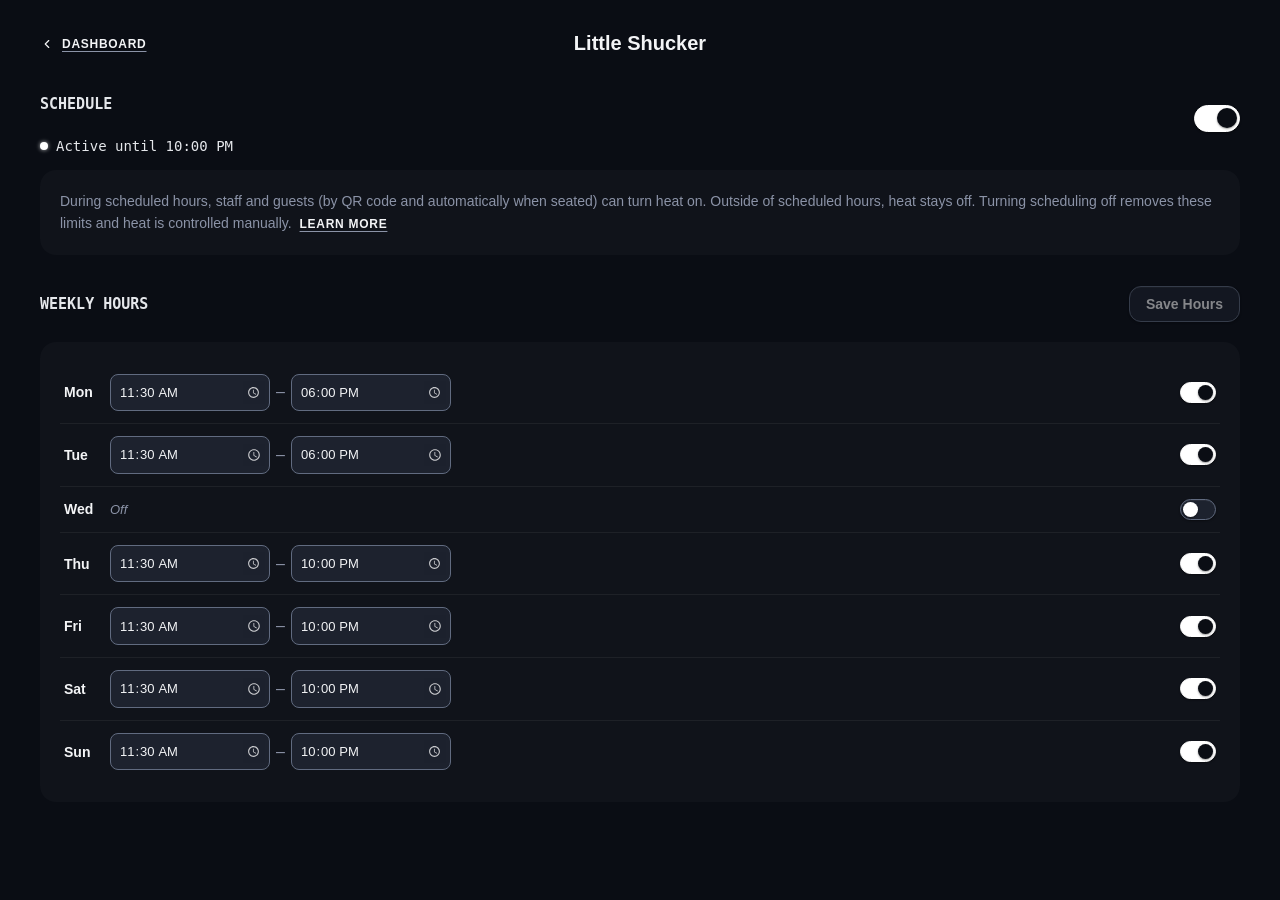
<file: focal-scheduling-prototype.html>
<!DOCTYPE html>
<html lang="en">
<head>
<meta charset="UTF-8">
<meta name="viewport" content="width=device-width, initial-scale=1.0">
<title>Scheduling — Focal Control Prototype</title>
<link rel="stylesheet" href="focal-shared.css">
<style>
  /* Header (matches dashboard prototype) — Dashboard link stays left-aligned next to the restaurant
     name at every width; there's always room for both on one line, so it never needs to stack. */
  .header-top { display: flex; align-items: center; justify-content: center; gap: var(--space-4); width: 100%; position: relative; }
  .back-btn { position: absolute; left: 0; }
  .back-btn svg { width: 14px; height: 14px; flex: none; }

  /* Schedule section: header (label + toggle) matches the dashboard's Zone 1 / "Set Zone 1 Heat"
     pattern exactly — the switch is the one action tied to this section, right-aligned against
     the label. Status (Active until.../Off) stacks under the label so it stays visible in both
     toggle states. Below the header, a shelf-card (same borderless dark background as the heater
     rail groups) holds the plain description copy — content, not a control, non-button treatment. */
  .schedule-description { font-size: 14px; line-height: 1.6; color: var(--sub); margin: 0; }
  .learn-more-link { white-space: nowrap; margin-left: var(--space-1); }
  .section-header .title-row { display: flex; flex-direction: column; gap: var(--space-3); }

  /* Switch keeps its pill/knob shape, but picks up .btn's border + shadow depth so it reads as
     part of the same button system as every other control, not a flat form widget. */
  .switch {
    flex: none; width: 46px; height: 27px; border-radius: var(--radius-full);
    background: var(--btn-fill); border: 1px solid var(--btn-stroke);
    box-shadow: 0 1px 2px rgba(0,0,0,0.4), inset 0 1px 0 rgba(255,255,255,0.05);
    position: relative; cursor: pointer;
    transition: background 0.15s ease, border-color 0.15s ease, box-shadow 0.15s ease;
  }
  @media (hover: hover) {
    .switch:hover { border-color: var(--btn-stroke-hover); }
  }
  /* On: track lights up white, same lit/unlit LED language used everywhere else on these pages. */
  .switch.on { background: #fff; border-color: #fff; }
  .switch .knob {
    position: absolute; top: 2.5px; left: 2.5px; width: 20px; height: 20px; border-radius: var(--radius-full);
    background: #fff; transition: left 0.15s ease, background 0.15s ease; box-shadow: 0 1px 2px rgba(0,0,0,0.4);
  }
  .switch.on .knob { left: 21.5px; background: var(--page); }
  .switch:focus-visible { outline: 2px solid var(--btn-stroke-hover); outline-offset: 2px; }

  /* Compact per-day switch — same on/off language as the Schedule-level switch, sized down to fit
     the day row and free up horizontal space that the "Turn off"/"Set hours" text buttons used to
     take, which is what was forcing narrow viewports to wrap. */
  .switch.small { width: 36px; height: 21px; flex: none; }
  .switch.small .knob { width: 15px; height: 15px; top: 2px; left: 2px; }
  .switch.small.on .knob { left: 17px; }

  /* Weekly Hours section — same section-header pattern, Save Hours is the one action tied to it.
     Its title-row pairs the label with the unsaved-changes note horizontally (not stacked, unlike
     the Schedule header's title+status pairing above). */
  .hours-section .section-header .title-row { flex-direction: row; align-items: center; gap: var(--space-3); }

  .days { display: flex; flex-direction: column; }
  .day {
    display: flex; align-items: center; gap: var(--space-3); padding: var(--space-3) var(--space-1); flex-wrap: wrap;
    border-bottom: 1px solid rgba(255,255,255,0.06);
  }
  .day:last-child { border-bottom: none; }
  .day-name { width: 34px; font-size: 14px; font-weight: 600; flex-shrink: 0; }
  .times { display: flex; align-items: center; gap: 6px; min-width: 0; flex: 1 1 280px; }
  .dash { color: var(--sub); flex: none; }
  input[type="time"] {
    font-family: inherit; font-size: 13px; padding: 7px var(--space-1) 7px var(--space-2);
    border: 1.5px solid var(--btn-stroke); border-radius: var(--radius-sm);
    background: var(--btn-fill); color: var(--title);
    color-scheme: dark;
    width: 0; flex: 1 1 0; min-width: 84px; max-width: 160px;
  }
  input[type="time"]:focus { outline: none; border-color: var(--btn-stroke-hover); }
  input[type="time"].error { border-color: var(--danger); }
  /* The native picker glyph opens a completely different interaction (a value picker, not text
     entry) from the rest of the field, but by default looks like plain decoration with no visual
     cue that it's clickable. Chromium renders this glyph as a background-image internally, so
     giving the pseudo-element its own background-color paints a flat box that can hide the icon
     rather than sit behind it — opacity is the safe way to cue hover instead, since it only
     affects the icon's own alpha rather than adding a layer behind/over it. color-scheme:dark
     (set above) already makes Chromium render this glyph light, so no filter/invert is needed. */
  input[type="time"]::-webkit-calendar-picker-indicator {
    margin-left: 6px; padding: var(--space-1); border-radius: var(--radius-sm);
    cursor: pointer; opacity: 0.75;
    transition: opacity 0.15s ease;
  }
  @media (hover: hover) {
    /* Only the icon itself, not the whole field — hovering the text portion must not brighten it. */
    input[type="time"]::-webkit-calendar-picker-indicator:hover {
      opacity: 1;
    }
  }
  .closed-tag { font-size: 13px; color: var(--sub); font-style: italic; }
  .day-action { margin-left: auto; }
  .warn { font-size: 12px; color: var(--danger); width: 100%; padding-left: 56px; }

  .unsaved-note {
    font-size: 12.5px; color: var(--sub); font-weight: 600;
    display: flex; align-items: center; gap: 6px;
    opacity: 0; transform: translateY(2px); transition: opacity 0.15s ease, transform 0.15s ease;
  }
  .unsaved-note.show { opacity: 1; transform: translateY(0); }
  .unsaved-note .dot { width: 6px; height: 6px; border-radius: var(--radius-full); background: #fff; flex: none; animation: pulse-dot 1.6s ease-in-out infinite; }
  @keyframes pulse-dot { 0%, 100% { opacity: 1; } 50% { opacity: 0.35; } }

  /* Dirty (unsaved changes, valid): brighter border, clearly demanding a click — same hover/lit
     language as the rest of the button system, not an alarm color. */
  .save-btn.dirty {
    border-color: var(--btn-stroke-hover);
    box-shadow: 0 0 0 3px rgba(232,235,241,0.15), 0 2px 8px rgba(0,0,0,0.4);
  }
  /* Clean (no unsaved changes): muted, clearly inert, distinct from the disabled/invalid state below. */
  .save-btn.clean { opacity: 0.5; }
  .save-btn.clean:hover { border-color: var(--btn-stroke); background: var(--btn-fill); }
  @media (prefers-reduced-motion: reduce) {
    .unsaved-note .dot { animation: none; }
  }

  /* Values below are intentionally off the --space-* scale — every pixel here was hand-tuned to
     fit day-name + two time inputs + the per-day switch on one line on a phone-width screen
     without wrapping to a second row (see git history for the exact wrapping bug this fixed). */
  @media (max-width: 560px) {
    .day { gap: var(--space-2); }
    .warn { padding-left: 0; }
    .shelf-card { padding: var(--space-4) var(--space-3); }
    .times { gap: var(--space-1); flex-basis: 0; }
    input[type="time"] { padding: 6px 2px 6px 6px; min-width: 76px; max-width: none; }
  }
</style>
</head>
<body>
  <div class="page">

    <!-- Header -->
    <div class="header">
      <div class="header-top">
        <button class="text-btn back-btn" id="backBtn" type="button" aria-label="Back to dashboard">
          <svg viewBox="0 0 24 24" fill="none" stroke="currentColor" stroke-width="2" stroke-linecap="round" stroke-linejoin="round"><polyline points="15 18 9 12 15 6"/></svg>
          Dashboard
        </button>
        <h1 class="restaurant-name">Little Shucker</h1>
      </div>
    </div>

    <!-- Schedule -->
    <div>
      <div class="section-header">
        <div class="title-row">
          <h2 class="title mono">Schedule</h2>
          <div class="status-item">
            <span class="dot" id="statusDot"></span>
            <span class="text mono" id="statusText"></span>
          </div>
        </div>
        <div class="switch on" id="scheduleSwitch" role="switch" aria-checked="true" tabindex="0" aria-label="Toggle schedule on or off">
          <div class="knob"></div>
        </div>
      </div>
      <div class="shelf-card">
        <p class="schedule-description">
          During scheduled hours, staff and guests (by QR code and automatically when seated) can turn heat
          on. Outside of scheduled hours, heat stays off. Turning scheduling off removes these limits and
          heat is controlled manually.
          <a class="text-btn learn-more-link" href="https://loren-focal.github.io/external-docs/system-setup-control/#set-your-schedule" target="_blank" rel="noopener">Learn more</a>
        </p>
      </div>
    </div>

    <!-- Weekly Hours — shown only when schedule is On -->
    <div class="hours-section" id="hoursSection">
      <div class="section-header">
        <div class="title-row">
          <h2 class="title mono">Weekly Hours</h2>
          <span class="unsaved-note" id="unsavedNote"><span class="dot"></span>Unsaved changes</span>
        </div>
        <button class="btn btn-section-action save-btn" id="saveHoursBtn" type="button">Save Hours</button>
      </div>
      <div class="shelf-card">
        <div class="days" id="days"></div>
      </div>
    </div>

  </div>

  <div class="toast" id="toast" role="status" aria-live="polite"></div>

<script src="focal-shared.js"></script>
<script>
(function () {
  // Schedule state shape, defaults, and date math live in focal-shared.js (window.FocalSchedule),
  // shared with focal-control-dashboard-prototype.html so the two pages can't drift apart.
  const Schedule = window.FocalSchedule;

  const DAYS = Schedule.DAYS;

  function saveSharedState() {
    Schedule.save({ on: scheduleOn, days: state });
  }

  const loaded = Schedule.load();

  // Working copy adds `name` for rendering ("Mon"/"Tue"/...) — Schedule.save() strips it back down
  // to the persisted {closed,start,end} shape, so this extra field never leaks into localStorage.
  const state = DAYS.map((d, i) => ({
    name: d,
    closed: loaded.days[i].closed,
    start: loaded.days[i].start,
    end: loaded.days[i].end,
  }));

  // Snapshot of the last-saved hours, to detect unsaved edits independent of the toggle (which saves instantly).
  let lastSavedHours = state.map((d) => ({ closed: d.closed, start: d.start, end: d.end }));

  let scheduleOn = loaded.on;

  const daysEl = document.getElementById("days");
  const scheduleSwitch = document.getElementById("scheduleSwitch");
  const hoursSection = document.getElementById("hoursSection");
  const statusDot = document.getElementById("statusDot");
  const statusText = document.getElementById("statusText");
  const saveHoursBtn = document.getElementById("saveHoursBtn");
  const unsavedNote = document.getElementById("unsavedNote");
  const backBtn = document.getElementById("backBtn");

  backBtn.addEventListener("click", () => {
    window.location.href = "focal-control-dashboard-prototype.html";
  });

  function renderStatus() {
    if (!scheduleOn) {
      statusDot.className = "dot inactive";
      statusText.textContent = "Off";
      return;
    }
    // Uses lastSavedHours, not the live (possibly unsaved) `state` — this status describes what's
    // actually in effect right now, same as the dashboard sees it, not a preview of pending edits.
    const scheduleState = { days: lastSavedHours };
    if (Schedule.isActiveNow(scheduleState)) {
      const today = lastSavedHours[Schedule.getNowDayIndex()];
      statusDot.className = "dot active";
      statusText.textContent = "Active until " + Schedule.to12Hour(today.end);
    } else {
      statusDot.className = "dot inactive";
      const resume = Schedule.nextResume(scheduleState);
      if (!resume) {
        statusText.textContent = "Inactive";
      } else if (resume.label === "today") {
        statusText.textContent = "Inactive until " + Schedule.to12Hour(resume.time);
      } else {
        statusText.textContent = "Inactive until " + resume.label + ", " + Schedule.to12Hour(resume.time);
      }
    }
  }

  function validRow(rowEl, day) {
    const s = rowEl.querySelector(".t-start");
    const e = rowEl.querySelector(".t-end");
    const warn = rowEl.querySelector(".warn");
    if (day.closed || !s || !e) return true;
    const bad = Schedule.toMinutes(day.start) >= Schedule.toMinutes(day.end);
    s.classList.toggle("error", bad);
    e.classList.toggle("error", bad);
    if (warn) warn.hidden = !bad;
    return !bad;
  }

  function isDirty() {
    return state.some((d, i) => {
      const saved = lastSavedHours[i];
      return d.closed !== saved.closed || d.start !== saved.start || d.end !== saved.end;
    });
  }

  function updateSaveButtonState() {
    let allValid = true;
    daysEl.querySelectorAll(".day").forEach((row, i) => {
      if (!validRow(row, state[i])) allValid = false;
    });
    const dirty = isDirty();
    saveHoursBtn.disabled = !allValid;
    saveHoursBtn.classList.toggle("dirty", allValid && dirty);
    saveHoursBtn.classList.toggle("clean", allValid && !dirty);
    unsavedNote.classList.toggle("show", allValid && dirty);
  }

  function renderDays() {
    daysEl.innerHTML = "";
    state.forEach((d, i) => {
      const row = document.createElement("div");
      row.className = "day" + (d.closed ? " closed" : "");
      const switchHtml =
        '<div class="switch small day-action' + (d.closed ? '' : ' on') + '" data-day="' + i + '" ' +
          'role="switch" aria-checked="' + (!d.closed) + '" tabindex="0" aria-label="Toggle ' + d.name + ' hours">' +
          '<div class="knob"></div>' +
        '</div>';
      if (d.closed) {
        row.innerHTML =
          '<span class="day-name">' + d.name.slice(0, 3) + '</span>' +
          '<span class="closed-tag">Off</span>' +
          switchHtml;
      } else {
        row.innerHTML =
          '<span class="day-name">' + d.name.slice(0, 3) + '</span>' +
          '<div class="times">' +
            '<input type="time" class="t-start" data-i="' + i + '" value="' + d.start + '">' +
            '<span class="dash">&ndash;</span>' +
            '<input type="time" class="t-end" data-i="' + i + '" value="' + d.end + '">' +
          '</div>' +
          switchHtml +
          '<div class="warn" role="alert" hidden>End time must be after start time.</div>';
      }
      daysEl.appendChild(row);
    });
    updateSaveButtonState();
  }

  function toggleDay(i) {
    state[i].closed = !state[i].closed;
    renderDays();
    renderStatus();
  }

  daysEl.addEventListener("click", (e) => {
    const sw = e.target.closest("[data-day]");
    if (sw) toggleDay(sw.getAttribute("data-day"));
  });
  daysEl.addEventListener("keydown", (e) => {
    if (e.key !== " " && e.key !== "Enter") return;
    const sw = e.target.closest("[data-day]");
    if (sw) { e.preventDefault(); toggleDay(sw.getAttribute("data-day")); }
  });

  daysEl.addEventListener("change", (e) => {
    const i = e.target.getAttribute("data-i");
    if (i === null) return;
    if (e.target.classList.contains("t-start")) state[i].start = e.target.value;
    if (e.target.classList.contains("t-end")) state[i].end = e.target.value;
    updateSaveButtonState();
    renderStatus();
  });

  saveHoursBtn.addEventListener("click", () => {
    if (saveHoursBtn.disabled) return;
    saveSharedState();
    lastSavedHours = state.map((d) => ({ closed: d.closed, start: d.start, end: d.end }));
    updateSaveButtonState();
    renderStatus();
    // Prototype only: no backend. Give lightweight confirming feedback — via the toast (which has
    // aria-live) rather than only swapping the button's own text, so screen-reader users get the
    // same confirmation sighted users see.
    const original = saveHoursBtn.textContent;
    saveHoursBtn.textContent = "Saved";
    setTimeout(() => { saveHoursBtn.textContent = original; }, 1400);
    showToast("Weekly hours saved");
  });

  function applyScheduleToggleUI() {
    scheduleSwitch.classList.toggle("on", scheduleOn);
    scheduleSwitch.setAttribute("aria-checked", String(scheduleOn));
    hoursSection.hidden = !scheduleOn;
    renderStatus();
  }

  function toggleSchedule() {
    scheduleOn = !scheduleOn;
    applyScheduleToggleUI();
    saveSharedState(); // instant apply: the toggle itself has no separate Save action
    showToast(scheduleOn ? 'Schedule turned on' : 'Schedule turned off');
  }

  // ---- Toast ----
  let toastTimer = null;
  function showToast(msg) {
    const t = document.getElementById('toast');
    t.textContent = msg;
    t.classList.add('show');
    clearTimeout(toastTimer);
    toastTimer = setTimeout(() => t.classList.remove('show'), 2200);
  }

  scheduleSwitch.addEventListener("click", toggleSchedule);
  scheduleSwitch.addEventListener("keydown", (e) => {
    if (e.key === " " || e.key === "Enter") { e.preventDefault(); toggleSchedule(); }
  });

  function reloadFromStorage() {
    const fresh = Schedule.load();
    scheduleOn = fresh.on;
    fresh.days.forEach((d, i) => { state[i].closed = d.closed; state[i].start = d.start; state[i].end = d.end; });
    lastSavedHours = state.map((d) => ({ closed: d.closed, start: d.start, end: d.end }));
    renderDays();
    applyScheduleToggleUI();
  }

  // Reflect changes made on the dashboard tab (or another tab of this page) without a reload.
  window.addEventListener("storage", (e) => {
    if (e.key === Schedule.STORAGE_KEY) reloadFromStorage();
  });

  // The 'storage' event above only fires in OTHER tabs, never the tab that wrote the change — so it
  // can't catch edits made on this same page in a prior visit. And browser back/forward can restore
  // the page from bfcache without re-running this script at all, leaving stale state on screen.
  // 'pageshow' with event.persisted covers that bfcache-restore case.
  window.addEventListener("pageshow", (e) => {
    if (e.persisted) reloadFromStorage();
  });

  renderDays();
  applyScheduleToggleUI();
  setInterval(renderStatus, 30000); // keep "Active until / Inactive until" correct as real time passes
})();
</script>
</body>
</html>
</file>
<file: focal-shared.css>
/* ============================================================================
   Focal Control — shared stylesheet
   ============================================================================
   Used by both focal-control-dashboard-prototype.html and
   focal-scheduling-prototype.html. Keep every token, color, and reusable
   component rule here — the two pages must never redefine the same concept
   with different values. If a page needs a one-off layout tweak, that's fine
   in its own <style>, but colors/spacing/radius/typography come from here.

   See README.md for the full design-token reference and page relationships.
   ============================================================================ */

:root {
  /* ---- Color: surfaces ---- */
  --page: #0A0D14;             /* app background */
  --panel: #0E1117;            /* callouts, recessed panels */
  --card: #111420;             /* solid card fallback (prefer --shelf-bg for the rail-card look) */
  --card-border: #334155;
  --shelf-bg: rgba(255, 255, 255, 0.025); /* the borderless "shelf" tint used over --page */
  --sheet-bg: #10131A;          /* modal sheet — the actual composited color of --shelf-bg over
                                    --page (2.5% white over #0A0D14), used as a flat value because
                                    the sheet sits over an opaque scrim, not over --page directly */

  /* ---- Color: text ---- */
  --title: #F3F4F6;             /* primary text */
  --title-dim: #E5E7EB;         /* slightly dimmer primary text (labels, section titles) */
  --sub: #8B93A7;                /* secondary/muted text */
  --muted-dark: #454F66;         /* dim icon/indicator color against dark fills (unlit dots, overflow lines resting state — brightens to --sub on hover/active) */

  /* ---- Color: semantic ---- */
  --led-on: #FFFFFF;
  --led-off: #4C5568;
  --danger: #F87171;
  --accent: #10B981;             /* reserved: not currently used by any component */
  --edit-accent: #F5C542;        /* technician Edit Layout mode: marks every edit-only control (Done
                                     Editing, rotate, remove rail, heater overflow menu) so the mode
                                     itself reads at a glance, distinct from --danger/--accent */
  --edit-accent-fill: rgba(245, 197, 66, 0.14);

  /* ---- Color: heater identity ---- */
  --purple: #A78BFA;             /* "Spot 1" identity color */
  --orange: #F97316;             /* "Spot 2" identity color */

  /* ---- Color: buttons ----
     Flat fill (not a visible top-to-bottom gradient — that reads as dated
     skeuomorphism) with a hint of blue. Depth comes from the border + shadow
     + a 1px inner top highlight, not from shading the whole surface. */
  --btn-fill: #1D222E;
  --btn-stroke: #616B80;
  --btn-stroke-hover: #E8EBF1;
  --btn-fill-hover: #272E3D;

  /* ---- Spacing scale (4px base) ----
     Use these instead of ad-hoc pixel values for gap/padding/margin. */
  --space-1: 4px;
  --space-2: 8px;
  --space-3: 12px;
  --space-4: 16px;
  --space-5: 20px;
  --space-6: 24px;
  --space-7: 28px;
  --space-8: 32px;

  /* ---- Radius scale ---- */
  --radius-sm: 8px;    /* inputs, small icon-buttons (copy button, overflow menu) */
  --radius-md: 12px;   /* .btn, toast, callouts, non-clickable shelf strips */
  --radius-lg: 16px;   /* shelf cards (rail groups, weekly-hours card) */
  --radius-xl: 20px;   /* modal sheet */
  --radius-full: 999px; /* pills, switches, dots */

  /* ---- Typography ---- */
  --font-sans: -apple-system, BlinkMacSystemFont, "Segoe UI", Roboto, Helvetica, Arial, sans-serif;
  --font-mono: "SF Mono", "Roboto Mono", Menlo, Consolas, monospace;
}

* { box-sizing: border-box; -webkit-tap-highlight-color: transparent; }
html, body { margin: 0; padding: 0; }
body {
  background: var(--page);
  color: var(--title);
  font-family: var(--font-sans);
  min-height: 100vh;
  padding: var(--space-8) var(--space-5) 80px;
}
.mono { font-family: var(--font-mono); }

/* ============================================================================
   Buttons
   ============================================================================ */

/* Primary button: every filled, bordered tappable target shares this exact
   fill/stroke/hover language (zone-select cards, Set Zone Heat, Save Hours,
   map zone cards, modal option rows, Cancel, action rows, etc). */
.btn {
  background: var(--btn-fill);
  border: 1.5px solid var(--btn-stroke);
  border-radius: var(--radius-md);
  box-shadow: 0 1px 2px rgba(0, 0, 0, 0.4), inset 0 1px 0 rgba(255, 255, 255, 0.05);
  cursor: pointer;
  font: inherit; font-size: 14px; font-weight: 700; color: #fff;
  transition: border-color 0.15s ease, background 0.15s ease, box-shadow 0.15s ease, transform 0.08s ease;
}
.btn:active { transform: scale(0.98); box-shadow: inset 0 1px 2px rgba(0, 0, 0, 0.3); }
.btn:focus-visible { outline: 2px solid var(--btn-stroke-hover); outline-offset: 2px; }
.btn:disabled { opacity: 0.4; cursor: not-allowed; }
/* Hover states are gated to devices with real hover capability (mouse/trackpad) — on touchscreens
   there's no "unhover" event, so :hover would otherwise stay stuck lit after every tap. Border
   width never changes on hover (color only) so focused/hovered text never shifts. */
@media (hover: hover) {
  .btn:hover {
    border-color: var(--btn-stroke-hover);
    background: var(--btn-fill-hover);
  }
  .btn:disabled:hover { border-color: var(--btn-stroke); background: var(--btn-fill); }
}

/* Section-action button: a shorter .btn variant for the one action tied to a
   .section-header (e.g. "Set Zone 1 Heat", "Save Hours") — secondary in
   weight to the primary buttons elsewhere on the page. */
.btn.btn-section-action {
  flex: none;
  display: inline-flex; align-items: center; gap: var(--space-2);
  padding: var(--space-2) var(--space-4); height: 36px;
}

/* Full-height button: for primary, standalone actions that are the main
   content of their area — Set Heat Quickly buttons, modal action rows. */
.btn.btn-full {
  display: inline-flex; align-items: center; gap: var(--space-2);
  padding: var(--space-2) var(--space-5); height: 44px;
}

/* Text-link button: a second, lighter-weight tappable style for actions that live away from dense
   button grids/cards (page-level nav, per-row "Turn off"/"Set hours" actions, footnote links) — clear
   as a link from its underline rather than needing the full pill/border/shadow .btn treatment. */
.text-btn {
  background: none; border: none; padding: 0; margin: 0;
  font: inherit; font-size: 12px; font-weight: 700; color: var(--title);
  text-transform: uppercase; letter-spacing: 0.06em;
  text-decoration: underline; text-underline-offset: 3px; text-decoration-color: var(--sub);
  cursor: pointer; display: inline-flex; align-items: center; gap: var(--space-2);
  transition: color 0.15s ease, text-decoration-color 0.15s ease;
}
/* border-radius here is a hand-tuned focus-ring shape hugging the underlined text, not a content
   container — intentionally outside the --radius-* scale. */
.text-btn:focus-visible { outline: 2px solid var(--btn-stroke-hover); outline-offset: 3px; border-radius: 2px; }
@media (hover: hover) {
  .text-btn:hover { color: #fff; text-decoration-color: #fff; }
}

/* ============================================================================
   Toast
   ============================================================================ */

/* Sits around the bottom third of the viewport rather than hugging the very bottom edge — on tall
   phones a small fixed bottom offset lands too close to the browser chrome / gesture bar to
   comfortably notice. role="status" + aria-live is set in markup so screen readers announce it. */
.toast {
  position: fixed; bottom: 20vh; left: 50%; transform: translateX(-50%) translateY(20px);
  background: #1C1F2B; border: 1px solid #2D3244; border-radius: var(--radius-md);
  padding: var(--space-3) 18px;
  font-size: 13px; color: var(--title-dim); opacity: 0; pointer-events: none;
  transition: opacity 0.2s ease, transform 0.2s ease;
  z-index: 60;
}
.toast.show { opacity: 1; transform: translateX(-50%) translateY(0); }
@media (prefers-reduced-motion: reduce) {
  .toast { transition: none; }
}

/* ============================================================================
   Page shell + header
   ============================================================================ */

.page { max-width: 1200px; margin: 0 auto; display: flex; flex-direction: column; gap: var(--space-7); }
.header { display: flex; flex-direction: column; align-items: center; gap: var(--space-3); }
.restaurant-name { font: inherit; font-weight: 800; font-size: 20px; margin: 0; white-space: nowrap; }

/* ============================================================================
   Section headings
   ============================================================================ */

/* Section label: a plain uppercase heading for a page section with no associated action
   ("System Status", "Set Heat Quickly", "Restaurant Map", "Schedule"). */
.section-label {
  font: inherit; font-size: 13px; font-weight: 700; letter-spacing: 0.08em; text-transform: uppercase;
  color: var(--title-dim); margin: 0 0 var(--space-3);
}

/* Section header: a row pairing an uppercase mono label with one right-aligned action button
   (Zone 1 + "Set Zone 1 Heat", Weekly Hours + "Save Hours") — the button is the one real action
   tied to that section, so it stays visually anchored to the label it belongs to. No divider line:
   the section's content sits in its own shelf-card/background right below, which already reads as
   a distinct block, so a bigger label + a slightly shorter button carry the separation instead. */
.section-header {
  display: flex; align-items: center; justify-content: space-between; flex-wrap: wrap; gap: var(--space-4);
  margin-bottom: var(--space-4);
}
.section-header .title {
  flex: none;
  font-family: var(--font-mono); font-weight: 700; font-size: 15px;
  text-transform: uppercase; color: var(--title-dim);
}

/* ============================================================================
   Status indicators
   ============================================================================ */

/* Status item: a status dot + label, used wherever a plain (non-button) status is shown inline
   (dashboard System Status row, Scheduling page's toggle row) — never styled as a button itself. */
.status-pair { display: inline-flex; align-items: center; gap: 14px; flex-wrap: wrap; }
.status-item { display: inline-flex; align-items: center; gap: var(--space-2); font-size: 14px; }
.status-item .dot {
  width: 8px; height: 8px; border-radius: var(--radius-full); flex: none;
  /* Default/active: white when active/lit — a mode indicator, not a health/success color. */
  background: var(--led-on); box-shadow: 0 0 4px rgba(255, 255, 255, 0.7);
}
.status-item .dot.inactive { background: var(--led-off); box-shadow: none; }
.status-item .dot.offline { background: var(--danger); box-shadow: 0 0 4px rgba(248, 113, 113, 0.7); }
.status-item .text { color: var(--title-dim); }

/* ============================================================================
   Shelf card
   ============================================================================ */

/* Shelf card: the borderless, near-black "shelf" background used for the dashboard's heater-rail
   groups, map landmarks, and the Scheduling page's description/weekly-hours cards — reused wherever
   non-interactive content needs a subtle background grouping without looking like a bordered,
   clickable card. */
.shelf-card {
  background: var(--shelf-bg); border-radius: var(--radius-lg);
  padding: var(--space-5);
}

/* Shelf strip: the same borderless tint at a lower, fixed-height profile — the dashboard's map
   landmarks (street bar, entrance) and any single-line, non-card shelf content. */
.shelf-strip {
  background: var(--shelf-bg); border-radius: var(--radius-md);
}
</file>
